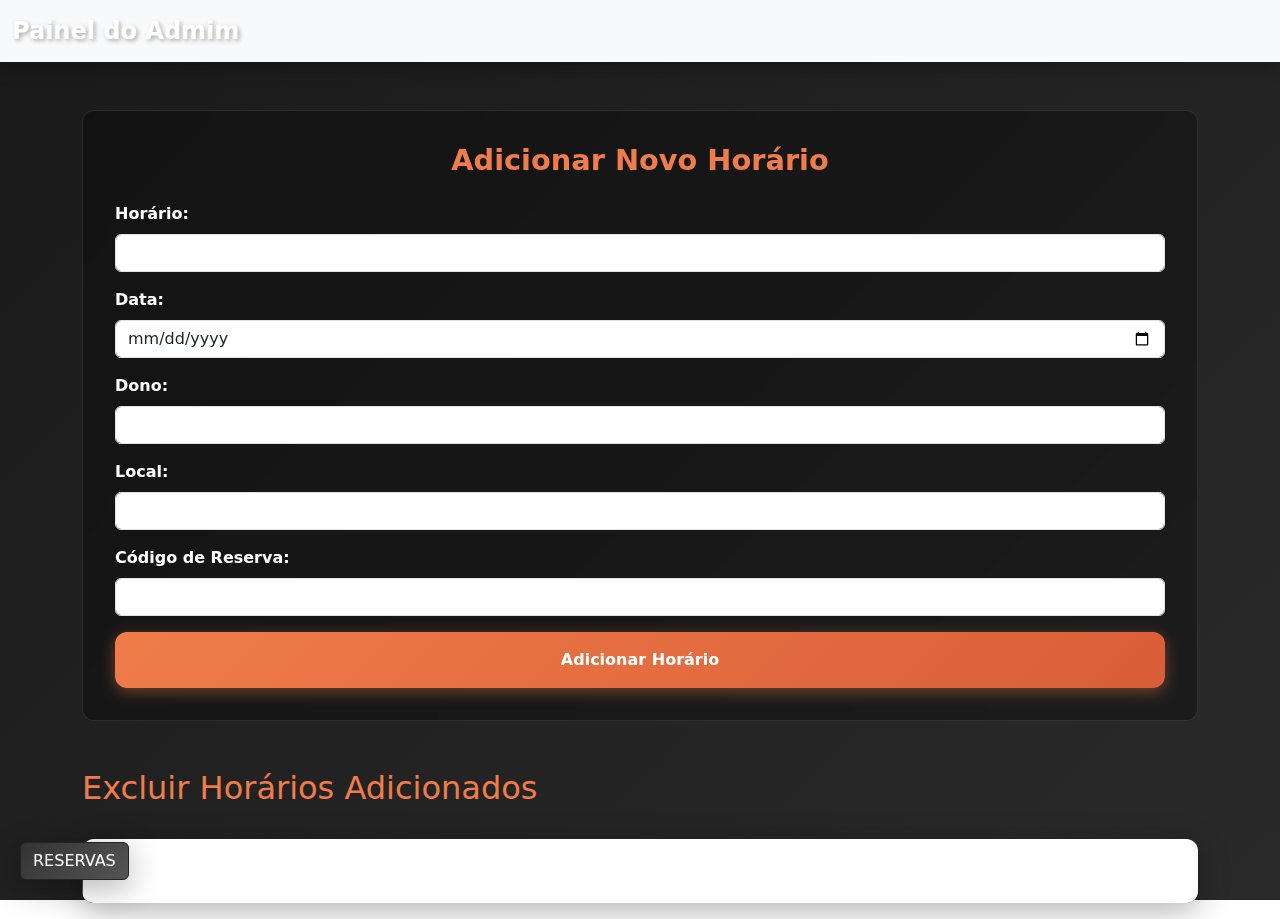
<file: admin.html>
<!DOCTYPE html>
<html lang="pt-BR">
<head>
    <meta charset="UTF-8">
    <meta name="viewport" content="width=device-width, initial-scale=1.0">
    <title>Administração - Adicionar e Excluir Horários</title>
    <link rel="stylesheet" href="styles.css">
    <link rel="stylesheet" href="https://cdn.jsdelivr.net/npm/bootstrap@5.3.0/dist/css/bootstrap.min.css">
</head>
<body>
    <header>
        <nav class="navbar navbar-expand-lg navbar-light bg-light">
            <div class="container-fluid">
                <a class="navbar-brand" href="index.html" id="painelAdmin">Painel do Admim</a>
                <button class="navbar-toggler" type="button" data-bs-toggle="collapse" data-bs-target="#navbarNav" aria-controls="navbarNav" aria-expanded="false" aria-label="Toggle navigation">
                    <span class="navbar-toggler-icon"></span>
                </button>
                <div class="collapse navbar-collapse" id="navbarNav">
                    <ul class="navbar-nav ms-auto">
                        <li class="nav-item">
                          <!-- Links de navegação 
                           
                          teste fera-->
                        </li>
                    </ul>
                </div>
            </div>
        </nav>
    </header>

    <main id="adminMain" class="container mt-5">
        <section id="formSection" class="form-section">
            <h2>Adicionar Novo Horário</h2>
            <form id="addReservationForm">
                <div class="mb-3">
                    <label for="time" class="form-label">Horário:</label>
                    <input type="text" id="time" class="form-control" required>
                </div>
                <div class="mb-3">
                    <label for="date" class="form-label">Data:</label>
                    <input type="date" id="date" class="form-control" required>
                </div>
                <div class="mb-3">
                    <label for="owner" class="form-label">Dono:</label>
                    <input type="text" id="owner" class="form-control" required>
                </div>
                <div class="mb-3">
                    <label for="location" class="form-label">Local:</label>
                    <input type="text" id="location" class="form-control" required>
                </div>
                <div class="mb-3">
                    <label for="reservationCode" class="form-label">Código de Reserva:</label>
                    <input type="text" id="reservationCode" class="form-control" maxlength="4" required>
                </div>
                
                <button type="button" class="btn btn-primary" id="addReservationBtn" onclick="addReservation()">Adicionar Horário</button>
            </form>
        </section>

        <section id="deleteSection" class="mt-5">
            <h2>Excluir Horários Adicionados</h2>
            <table id="adminScheduleTable" class="table table-bordered">
                <thead>
                    <tr>
                        <th>Horário</th>
                        <th>Data</th>
                        <th>Dono</th>
                        <th>Local</th>
                        <th>Código de Reserva</th>
                        <th>Ações</th>
                    </tr>
                </thead>
                <tbody id="scheduleList">
                    <!-- Linhas preenchidas dinamicamente para exclusão -->
                </tbody>
            </table>
        </section>
    </main>

    <script>
        function addReservation() {
    const horario = document.getElementById('time').value;
    const data = document.getElementById('date').value;
    const dono = document.getElementById('owner').value;
    const local = document.getElementById('location').value;
    const codigoReserva = document.getElementById('reservationCode').value;

    const reservation = { horario, data, dono, local, codigoReserva };
    const reservations = JSON.parse(localStorage.getItem('reservations')) || [];
    reservations.push(reservation);
    localStorage.setItem('reservations', JSON.stringify(reservations));

    alert('Horário adicionado com sucesso!');
    document.getElementById('addReservationForm').reset();
    loadAdminScheduleTable();
}


    
function loadAdminScheduleTable() {
    const reservations = JSON.parse(localStorage.getItem('reservations')) || [];
    const tableBody = document.getElementById('scheduleList');
    tableBody.innerHTML = '';

    reservations.forEach((reservation, index) => {
        const row = document.createElement('tr');

        Object.keys(reservation).forEach((key) => {
            const cell = document.createElement('td');
            if (key === 'data') {
                const formattedDate = formatDate(reservation[key]);
                cell.textContent = formattedDate;
            } else {
                cell.textContent = reservation[key];
            }
            row.appendChild(cell);
        });

        const actionCell = document.createElement('td');
        const deleteButton = document.createElement('button');
        deleteButton.textContent = 'Excluir';
        deleteButton.classList.add('btn', 'btn-danger', 'btn-sm');
        deleteButton.onclick = () => deleteReservation(index);
        actionCell.appendChild(deleteButton);
        row.appendChild(actionCell);

        tableBody.appendChild(row);
    });
}


    
        function formatDate(date) {
            const dateObj = new Date(date);
            const day = String(dateObj.getDate()).padStart(2, '0');
            const month = String(dateObj.getMonth() + 1).padStart(2, '0');
            return `${day}/${month}`;
        }
    
        function deleteReservation(index) {
            const reservations = JSON.parse(localStorage.getItem('reservations')) || [];
            reservations.splice(index, 1);
            localStorage.setItem('reservations', JSON.stringify(reservations));
            loadAdminScheduleTable();
        }
    
        window.onload = loadAdminScheduleTable;
    </script>
    <div style="position: fixed; bottom: 20px; left: 20px;">
        <a href="reservas.html" class="btn btn-dark">RESERVAS</a>
    </div>
    
</body>
</html>
</file>
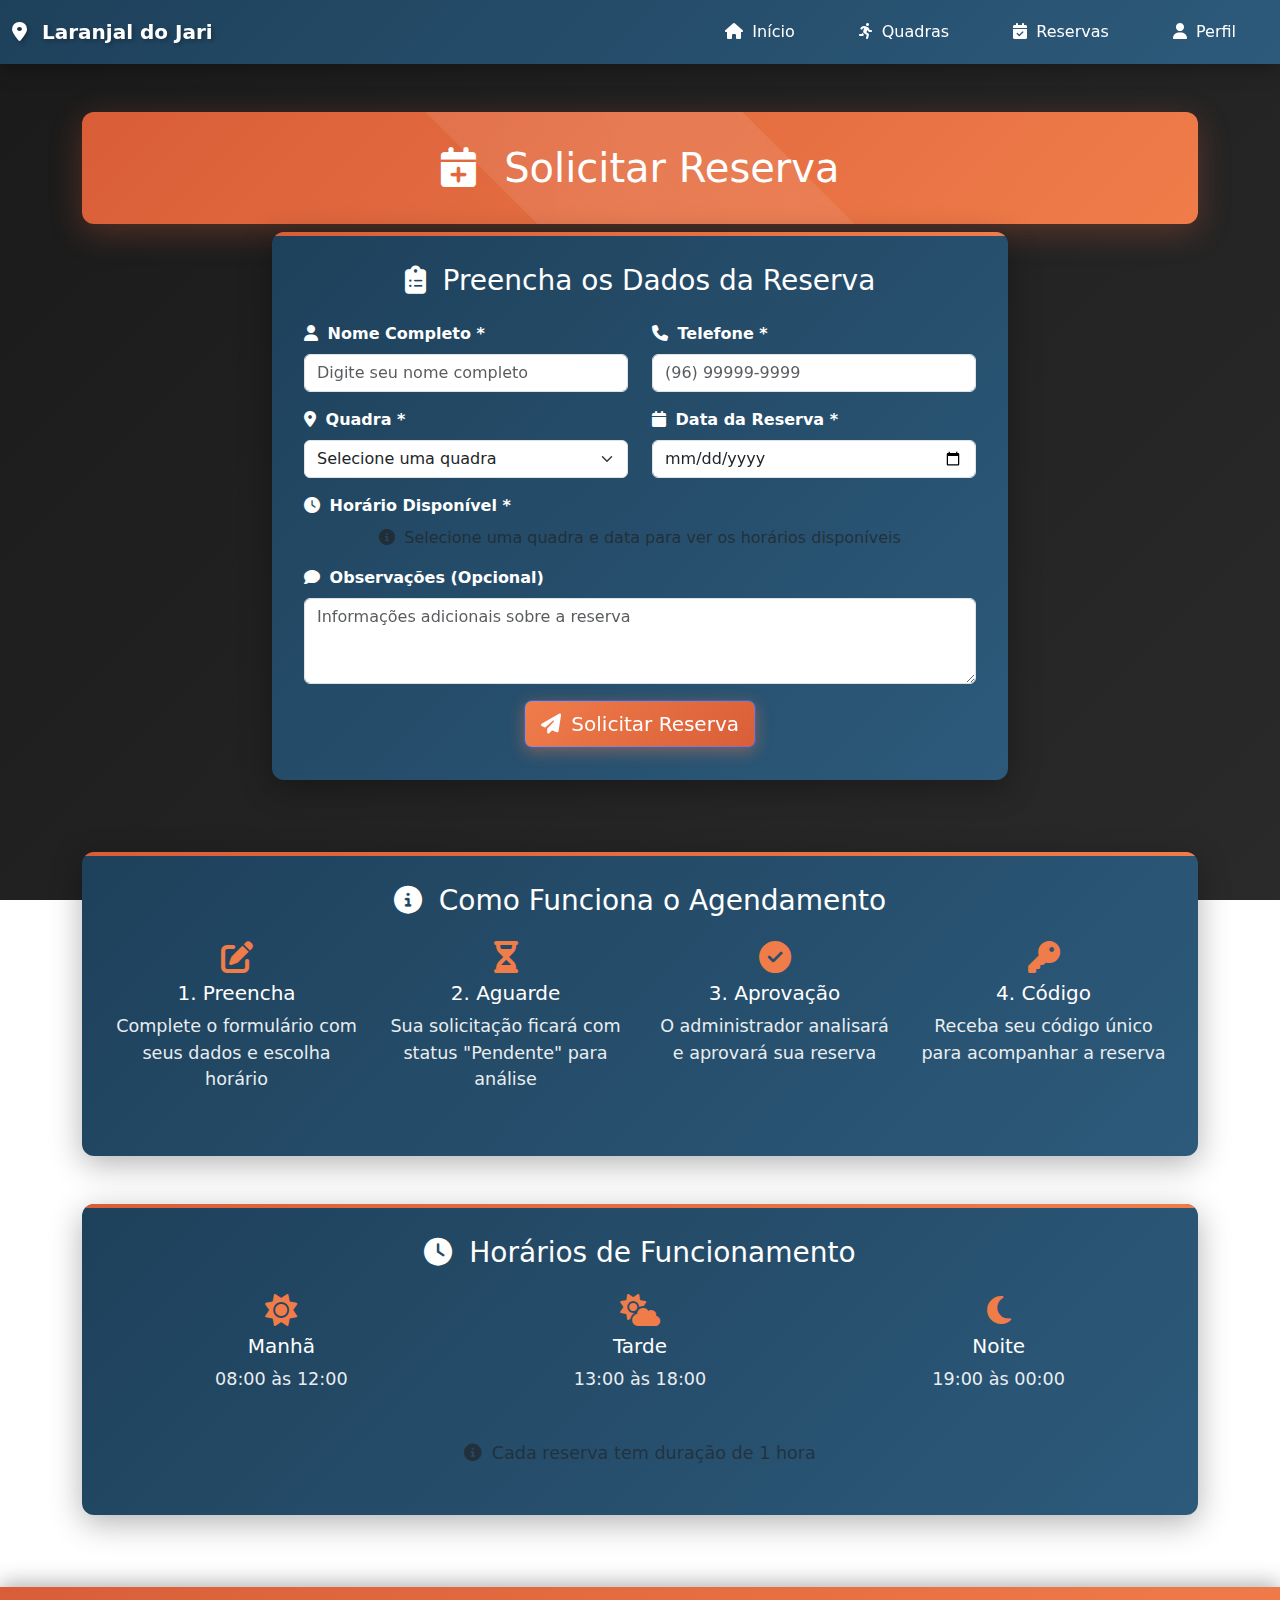
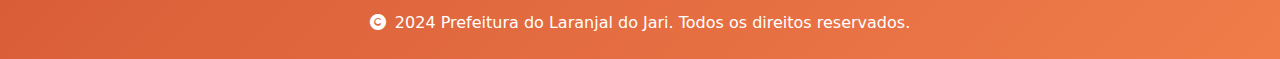
<file: agendamento.html>
<!DOCTYPE html>
<html lang="pt-BR">
<head>
    <meta charset="UTF-8">
    <meta name="viewport" content="width=device-width, initial-scale=1.0">
    <title>Agendamento - Laranjal do Jari</title>
    <link rel="stylesheet" href="styles.css">
    <link rel="stylesheet" href="https://cdn.jsdelivr.net/npm/bootstrap@5.3.0/dist/css/bootstrap.min.css">
    <link rel="stylesheet" href="https://cdnjs.cloudflare.com/ajax/libs/font-awesome/6.4.0/css/all.min.css">
</head>
<body>
    <header>
        <nav class="navbar navbar-expand-lg navbar-light">
            <div class="container-fluid">
                <a class="navbar-brand" href="index.html">
                    <i class="fas fa-map-marker-alt me-2"></i>
                    Laranjal do Jari
                </a>
                <button class="navbar-toggler" type="button" data-bs-toggle="collapse" data-bs-target="#navbarNav" aria-controls="navbarNav" aria-expanded="false" aria-label="Toggle navigation">
                    <span class="navbar-toggler-icon"></span>
                </button>
                <div class="collapse navbar-collapse" id="navbarNav">
                    <ul class="navbar-nav ms-auto">
                        <li class="nav-item">
                            <a class="nav-link" href="index.html">
                                <i class="fas fa-home me-1"></i>
                                Início
                            </a>
                        </li>
                        <li class="nav-item">
                            <a class="nav-link" href="quadras.html">
                                <i class="fas fa-running me-1"></i>
                                Quadras
                            </a>
                        </li>
                        <li class="nav-item">
                            <a class="nav-link" href="reservas.html">
                                <i class="fas fa-calendar-check me-1"></i>
                                Reservas
                            </a>
                        </li>
                        <li class="nav-item">
                            <a class="nav-link" href="perfil.html">
                                <i class="fas fa-user me-1"></i>
                                Perfil
                            </a>
                        </li>
                    </ul>
                </div>
            </div>
        </nav>
    </header>

    <main class="container mt-5">
        <h1 id="princ">
            <i class="fas fa-calendar-plus me-3"></i>
            Solicitar Reserva
        </h1>
        
        <div class="row justify-content-center">
            <div class="col-md-8">
                <div class="court">
                    <h3 class="text-center mb-4">
                        <i class="fas fa-clipboard-list me-2"></i>
                        Preencha os Dados da Reserva
                    </h3>
                    
                    <form id="agendamentoForm">
                        <div class="row">
                            <div class="col-md-6 mb-3">
                                <label for="nome" class="form-label">
                                    <i class="fas fa-user me-1"></i>
                                    Nome Completo *
                                </label>
                                <input type="text" class="form-control" id="nome" required placeholder="Digite seu nome completo">
                            </div>
                            <div class="col-md-6 mb-3">
                                <label for="telefone" class="form-label">
                                    <i class="fas fa-phone me-1"></i>
                                    Telefone *
                                </label>
                                <input type="tel" class="form-control" id="telefone" required placeholder="(96) 99999-9999">
                            </div>
                        </div>
                        
                        <div class="row">
                            <div class="col-md-6 mb-3">
                                <label for="quadra" class="form-label">
                                    <i class="fas fa-map-marker-alt me-1"></i>
                                    Quadra *
                                </label>
                                <select class="form-select" id="quadra" required>
                                    <option value="">Selecione uma quadra</option>
                                </select>
                            </div>
                            <div class="col-md-6 mb-3">
                                <label for="data" class="form-label">
                                    <i class="fas fa-calendar me-1"></i>
                                    Data da Reserva *
                                </label>
                                <input type="date" class="form-control" id="data" required>
                            </div>
                        </div>
                        
                        <div class="mb-3">
                            <label class="form-label">
                                <i class="fas fa-clock me-1"></i>
                                Horário Disponível *
                            </label>
                            <div id="horariosContainer" class="row">
                                <div class="col-12 text-center text-muted">
                                    <i class="fas fa-info-circle me-1"></i>
                                    Selecione uma quadra e data para ver os horários disponíveis
                                </div>
                            </div>
                        </div>
                        
                        <div class="mb-3">
                            <label for="observacoes" class="form-label">
                                <i class="fas fa-comment me-1"></i>
                                Observações (Opcional)
                            </label>
                            <textarea class="form-control" id="observacoes" rows="3" placeholder="Informações adicionais sobre a reserva"></textarea>
                        </div>
                        
                        <div class="text-center">
                            <button type="submit" class="btn btn-primary btn-lg">
                                <i class="fas fa-paper-plane me-1"></i>
                                Solicitar Reserva
                            </button>
                        </div>
                    </form>
                </div>
            </div>
        </div>

        <!-- Informações sobre o processo -->
        <div class="row mt-5">
            <div class="col-12">
                <div class="court">
                    <h3 class="text-center mb-4">
                        <i class="fas fa-info-circle me-2"></i>
                        Como Funciona o Agendamento
                    </h3>
                    <div class="row">
                        <div class="col-md-3 text-center mb-3">
                            <i class="fas fa-edit fa-2x mb-2" style="color: var(--light-orange);"></i>
                            <h5>1. Preencha</h5>
                            <p>Complete o formulário com seus dados e escolha horário</p>
                        </div>
                        <div class="col-md-3 text-center mb-3">
                            <i class="fas fa-hourglass-half fa-2x mb-2" style="color: var(--light-orange);"></i>
                            <h5>2. Aguarde</h5>
                            <p>Sua solicitação ficará com status "Pendente" para análise</p>
                        </div>
                        <div class="col-md-3 text-center mb-3">
                            <i class="fas fa-check-circle fa-2x mb-2" style="color: var(--light-orange);"></i>
                            <h5>3. Aprovação</h5>
                            <p>O administrador analisará e aprovará sua reserva</p>
                        </div>
                        <div class="col-md-3 text-center mb-3">
                            <i class="fas fa-key fa-2x mb-2" style="color: var(--light-orange);"></i>
                            <h5>4. Código</h5>
                            <p>Receba seu código único para acompanhar a reserva</p>
                        </div>
                    </div>
                </div>
            </div>
        </div>

        <!-- Horários de funcionamento -->
        <div class="row mt-4">
            <div class="col-12">
                <div class="court">
                    <h3 class="text-center mb-4">
                        <i class="fas fa-clock me-2"></i>
                        Horários de Funcionamento
                    </h3>
                    <div class="row">
                        <div class="col-md-4 text-center mb-3">
                            <i class="fas fa-sun fa-2x mb-2" style="color: var(--light-orange);"></i>
                            <h5>Manhã</h5>
                            <p>08:00 às 12:00</p>
                        </div>
                        <div class="col-md-4 text-center mb-3">
                            <i class="fas fa-cloud-sun fa-2x mb-2" style="color: var(--light-orange);"></i>
                            <h5>Tarde</h5>
                            <p>13:00 às 18:00</p>
                        </div>
                        <div class="col-md-4 text-center mb-3">
                            <i class="fas fa-moon fa-2x mb-2" style="color: var(--light-orange);"></i>
                            <h5>Noite</h5>
                            <p>19:00 às 00:00</p>
                        </div>
                    </div>
                    <div class="text-center mt-3">
                        <p class="text-muted">
                            <i class="fas fa-info-circle me-1"></i>
                            Cada reserva tem duração de 1 hora
                        </p>
                    </div>
                </div>
            </div>
        </div>
    </main>

    <footer class="text-center mt-5">
        <p id="barra_baixo">
            <i class="fas fa-copyright me-1"></i>
            2024 Prefeitura do Laranjal do Jari. Todos os direitos reservados.
        </p>
    </footer>

    <!-- Modal de Sucesso -->
    <div class="modal fade" id="sucessoModal" tabindex="-1" aria-labelledby="sucessoModalLabel" aria-hidden="true">
        <div class="modal-dialog">
            <div class="modal-content">
                <div class="modal-header bg-success text-white">
                    <h5 class="modal-title" id="sucessoModalLabel">
                        <i class="fas fa-check-circle me-2"></i>
                        Reserva Solicitada com Sucesso!
                    </h5>
                    <button type="button" class="btn-close btn-close-white" data-bs-dismiss="modal" aria-label="Close"></button>
                </div>
                <div class="modal-body text-center">
                    <i class="fas fa-key fa-3x text-success mb-3"></i>
                    <h4>Seu Código de Reserva:</h4>
                    <h2 class="text-primary" id="codigoGerado"></h2>
                    <p class="mt-3">Guarde este código para consultar sua reserva no perfil. Sua solicitação está com status <strong>Pendente</strong> e será analisada pelo administrador.</p>
                </div>
                <div class="modal-footer">
                    <button type="button" class="btn btn-primary" data-bs-dismiss="modal">
                        <i class="fas fa-check me-1"></i>
                        Entendi
                    </button>
                </div>
            </div>
        </div>
    </div>

    <script src="https://cdn.jsdelivr.net/npm/bootstrap@5.3.0/dist/js/bootstrap.bundle.min.js"></script>
    <script>
        const API_BASE = 'http://localhost:5000/api';
        let horariosDisponiveis = [];
        let horarioSelecionado = null;

        // Carrega quadras ao inicializar
        document.addEventListener('DOMContentLoaded', function() {
            console.log('Página carregada, iniciando carregamento das quadras...');
            carregarQuadras();
            configurarDataMinima();
            configurarEventos();
        });

        function configurarDataMinima() {
            const hoje = new Date();
            const dataMinima = hoje.toISOString().split('T')[0];
            document.getElementById('data').min = dataMinima;
        }

        function configurarEventos() {
            document.getElementById('quadra').addEventListener('change', carregarHorarios);
            document.getElementById('data').addEventListener('change', carregarHorarios);
            document.getElementById('agendamentoForm').addEventListener('submit', solicitarReserva);
        }

        async function carregarQuadras() {
            console.log('Iniciando carregamento das quadras...');
            
            // Quadras estáticas como fallback principal
            const quadrasEstaticas = [
                {id: 1, nome: 'Arena de Vôlei', local: 'Praça da Juventude'},
                {id: 2, nome: 'Quadra Poliesportiva', local: 'Praça da Juventude'},
                {id: 3, nome: 'Campo Sintético', local: 'Praça da Juventude'},
                {id: 4, nome: 'Arena de Vôlei', local: 'Praça Central'},
                {id: 5, nome: 'Quadra Poliesportiva', local: 'Praça Central'},
                {id: 6, nome: 'Quadra Poliesportiva', local: 'Quadra do Sarney'}
            ];
            
            const select = document.getElementById('quadra');
            select.innerHTML = '<option value="">Selecione uma quadra</option>';
            
            try {
                console.log('Tentando carregar quadras da API...');
                const response = await fetch(`${API_BASE}/quadras`);
                
                if (response.ok) {
                    const quadras = await response.json();
                    console.log('Quadras carregadas da API:', quadras);
                    
                    quadras.forEach(quadra => {
                        const option = document.createElement('option');
                        option.value = quadra.id;
                        option.textContent = `${quadra.nome} - ${quadra.local}`;
                        select.appendChild(option);
                    });
                } else {
                    throw new Error(`HTTP ${response.status}`);
                }
            } catch (error) {
                console.log('Erro ao carregar quadras da API, usando fallback:', error);
                
                // Usar quadras estáticas
                quadrasEstaticas.forEach(quadra => {
                    const option = document.createElement('option');
                    option.value = quadra.id;
                    option.textContent = `${quadra.nome} - ${quadra.local}`;
                    select.appendChild(option);
                });
            }
            
            console.log('Quadras carregadas. Total de opções:', select.options.length);
        }

        async function carregarHorarios() {
            const quadraId = document.getElementById('quadra').value;
            const data = document.getElementById('data').value;
            
            console.log('Carregando horários para quadra:', quadraId, 'data:', data);
            
            if (!quadraId || !data) {
                document.getElementById('horariosContainer').innerHTML = 
                    '<div class="col-12 text-center text-muted"><i class="fas fa-info-circle me-1"></i>Selecione uma quadra e data para ver os horários disponíveis</div>';
                return;
            }
            
            try {
                const response = await fetch(`${API_BASE}/horarios-disponiveis?data=${data}&quadra_id=${quadraId}`);
                
                if (!response.ok) {
                    throw new Error(`HTTP error! status: ${response.status}`);
                }
                
                const horarios = await response.json();
                console.log('Horários carregados da API:', horarios);
                exibirHorarios(horarios);
                
            } catch (error) {
                console.log('Erro ao carregar horários da API, usando fallback:', error);
                
                // Fallback: criar horários disponíveis manualmente
                const horariosFallback = [];
                for (let hora = 8; hora < 24; hora++) {
                    horariosFallback.push({
                        hora_inicio: `${hora.toString().padStart(2, '0')}:00`,
                        hora_fim: `${(hora + 1).toString().padStart(2, '0')}:00`,
                        disponivel: true
                    });
                }
                console.log('Usando horários fallback:', horariosFallback);
                exibirHorarios(horariosFallback);
            }
        }

        function exibirHorarios(horarios) {
            console.log('Exibindo horários:', horarios);
            horariosDisponiveis = horarios;
            const container = document.getElementById('horariosContainer');
            container.innerHTML = '';
            
            horarios.forEach(horario => {
                const col = document.createElement('div');
                col.className = 'col-md-3 col-sm-4 col-6 mb-2';
                
                const button = document.createElement('button');
                button.type = 'button';
                button.className = `btn w-100 ${horario.disponivel ? 'btn-outline-primary' : 'btn-outline-secondary'}`;
                button.disabled = !horario.disponivel;
                button.innerHTML = `
                    <i class="fas fa-clock me-1"></i>
                    ${horario.hora_inicio}
                    ${horario.disponivel ? '' : '<br><small class="text-muted">Ocupado</small>'}
                `;
                
                if (horario.disponivel) {
                    button.addEventListener('click', () => selecionarHorario(horario.hora_inicio, button));
                }
                
                col.appendChild(button);
                container.appendChild(col);
            });
        }

        function selecionarHorario(hora, buttonElement) {
            console.log('Horário selecionado:', hora);
            
            // Remover seleção anterior
            document.querySelectorAll('#horariosContainer .btn-primary').forEach(btn => {
                btn.classList.remove('btn-primary');
                btn.classList.add('btn-outline-primary');
            });
            
            // Selecionar novo horário
            buttonElement.classList.remove('btn-outline-primary');
            buttonElement.classList.add('btn-primary');
            
            horarioSelecionado = hora;
        }

        async function solicitarReserva(event) {
            event.preventDefault();
            
            const nome = document.getElementById('nome').value;
            const telefone = document.getElementById('telefone').value;
            const quadraId = document.getElementById('quadra').value;
            const data = document.getElementById('data').value;
            const observacoes = document.getElementById('observacoes').value;
            
            if (!horarioSelecionado) {
                alert('Por favor, selecione um horário disponível.');
                return;
            }
            
            console.log('Solicitando reserva:', {
                nome, telefone, quadraId, data, 
                hora_inicio: horarioSelecionado, observacoes
            });
            
            try {
                const response = await fetch(`${API_BASE}/solicitar-reserva`, {
                    method: 'POST',
                    headers: {
                        'Content-Type': 'application/json'
                    },
                    body: JSON.stringify({
                        nome,
                        telefone,
                        quadra_id: quadraId,
                        data_reserva: data,
                        hora_inicio: horarioSelecionado,
                        observacoes
                    })
                });
                
                const result = await response.json();
                
                if (response.ok && result.success) {
                    console.log('Reserva criada com sucesso:', result);
                    
                    // Exibir modal de sucesso
                    document.getElementById('codigoGerado').textContent = result.codigo_unico;
                    const modal = new bootstrap.Modal(document.getElementById('sucessoModal'));
                    modal.show();
                    
                    // Limpar formulário
                    document.getElementById('agendamentoForm').reset();
                    horarioSelecionado = null;
                    document.getElementById('horariosContainer').innerHTML = 
                        '<div class="col-12 text-center text-muted"><i class="fas fa-info-circle me-1"></i>Selecione uma quadra e data para ver os horários disponíveis</div>';
                    
                } else {
                    throw new Error(result.error || 'Erro desconhecido');
                }
                
            } catch (error) {
                console.error('Erro ao solicitar reserva:', error);
                alert('Erro ao solicitar reserva: ' + error.message);
            }
        }
    </script>
</body>
</html>
</file>
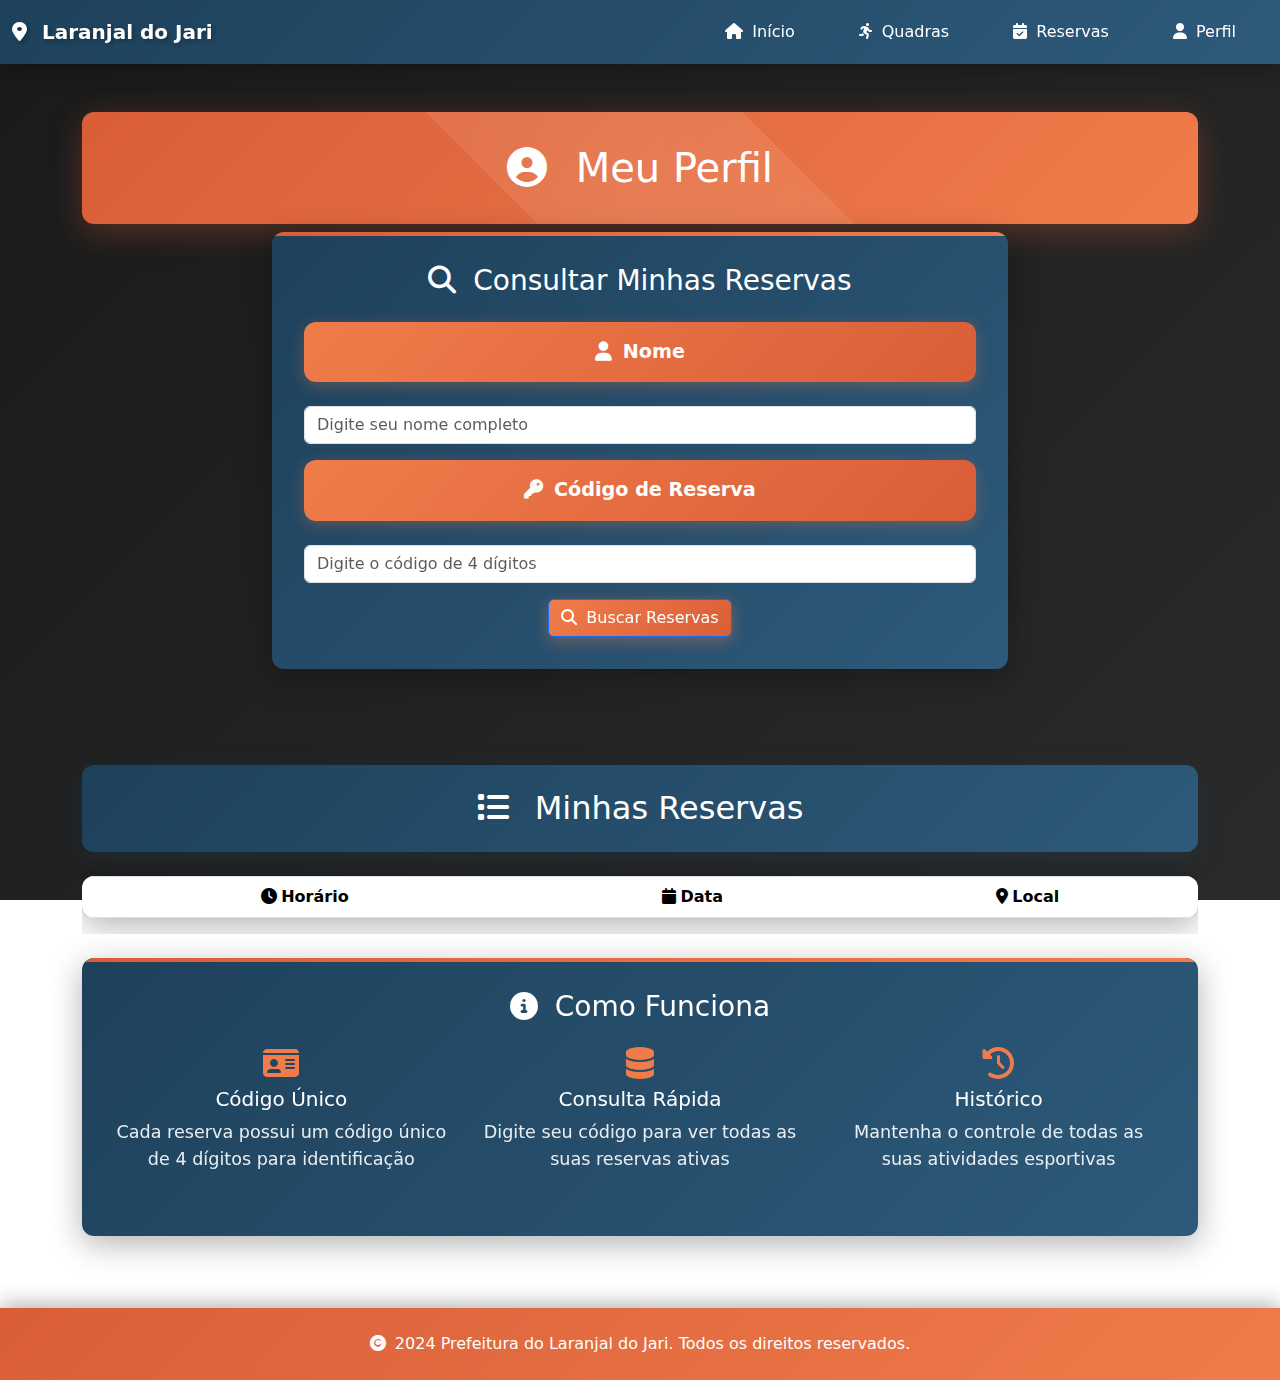
<file: perfil.html>
<!DOCTYPE html>
<html lang="pt-BR">
<head>
    <meta charset="UTF-8">
    <meta name="viewport" content="width=device-width, initial-scale=1.0">
    <title>Perfil - Laranjal do Jari</title>
    <link rel="stylesheet" href="styles.css">
    <link rel="stylesheet" href="https://cdn.jsdelivr.net/npm/bootstrap@5.3.0/dist/css/bootstrap.min.css">
    <link rel="stylesheet" href="https://cdnjs.cloudflare.com/ajax/libs/font-awesome/6.4.0/css/all.min.css">
</head>
<body>
    <header>
        <nav class="navbar navbar-expand-lg navbar-light">
            <div class="container-fluid">
                <a class="navbar-brand" href="index.html">
                    <i class="fas fa-map-marker-alt me-2"></i>
                    Laranjal do Jari
                </a>
                <button class="navbar-toggler" type="button" data-bs-toggle="collapse" data-bs-target="#navbarNav" aria-controls="navbarNav" aria-expanded="false" aria-label="Toggle navigation">
                    <span class="navbar-toggler-icon"></span>
                </button>
                <div class="collapse navbar-collapse" id="navbarNav">
                    <ul class="navbar-nav ms-auto">
                        <li class="nav-item">
                            <a class="nav-link" href="index.html">
                                <i class="fas fa-home me-1"></i>
                                Início
                            </a>
                        </li>
                        <li class="nav-item">
                            <a class="nav-link" href="quadras.html">
                                <i class="fas fa-running me-1"></i>
                                Quadras
                            </a>
                        </li>
                        <li class="nav-item">
                            <a class="nav-link" href="reservas.html">
                                <i class="fas fa-calendar-check me-1"></i>
                                Reservas
                            </a>
                        </li>
                        <li class="nav-item">
                            <a class="nav-link" href="perfil.html">
                                <i class="fas fa-user me-1"></i>
                                Perfil
                            </a>
                        </li>
                    </ul>
                </div>
            </div>
        </nav>
    </header>

    <main class="container mt-5">
        <h1 id="princ">
            <i class="fas fa-user-circle me-3"></i>
            Meu Perfil
        </h1>
        
        <div class="row justify-content-center">
            <div class="col-md-8">
                <div class="court">
                    <h3 class="text-center mb-4">
                        <i class="fas fa-search me-2"></i>
                        Consultar Minhas Reservas
                    </h3>
                    <form id="profileForm">
                        <div class="mb-3">
                            <label for="name" class="form-label" id="textinhos_reservas">
                                <i class="fas fa-user me-1"></i>
                                Nome
                            </label>
                            <input type="text" class="form-control" id="name" placeholder="Digite seu nome completo" required>
                        </div>
                        <div class="mb-3">
                            <label for="reservationCode" class="form-label" id="textinhos_reservas">
                                <i class="fas fa-key me-1"></i>
                                Código de Reserva
                            </label>
                            <input type="text" class="form-control" id="reservationCode" maxlength="4" placeholder="Digite o código de 4 dígitos" required>
                        </div>
                        <div class="text-center">
                            <button type="button" class="btn btn-primary" id="searchButton">
                                <i class="fas fa-search me-1"></i>
                                Buscar Reservas
                            </button>
                        </div>
                    </form>
                </div>
            </div>
        </div>

        <div class="row justify-content-center mt-4">
            <div class="col-12">
                <h2 id="princ2" class="mt-5">
                    <i class="fas fa-list me-3"></i>
                    Minhas Reservas
                </h2>
                <div class="table-responsive">
                    <table class="table table-bordered mt-3">
                        <thead>
                            <tr>
                                <th><i class="fas fa-clock me-1"></i>Horário</th>
                                <th><i class="fas fa-calendar me-1"></i>Data</th>
                                <th><i class="fas fa-map-marker-alt me-1"></i>Local</th>
                            </tr>
                        </thead>
                        <tbody id="reservationTableBody">
                            <!-- Reservas preenchidas dinamicamente -->
                        </tbody>
                    </table>
                </div>
            </div>
        </div>

        <!-- Informações sobre o sistema -->
        <div class="row mt-4">
            <div class="col-12">
                <div class="court">
                    <h3 class="text-center mb-4">
                        <i class="fas fa-info-circle me-2"></i>
                        Como Funciona
                    </h3>
                    <div class="row">
                        <div class="col-md-4 text-center mb-3">
                            <i class="fas fa-id-card fa-2x mb-2" style="color: var(--light-orange);"></i>
                            <h5>Código Único</h5>
                            <p>Cada reserva possui um código único de 4 dígitos para identificação</p>
                        </div>
                        <div class="col-md-4 text-center mb-3">
                            <i class="fas fa-database fa-2x mb-2" style="color: var(--light-orange);"></i>
                            <h5>Consulta Rápida</h5>
                            <p>Digite seu código para ver todas as suas reservas ativas</p>
                        </div>
                        <div class="col-md-4 text-center mb-3">
                            <i class="fas fa-history fa-2x mb-2" style="color: var(--light-orange);"></i>
                            <h5>Histórico</h5>
                            <p>Mantenha o controle de todas as suas atividades esportivas</p>
                        </div>
                    </div>
                </div>
            </div>
        </div>
    </main>

    <footer class="text-center mt-5">
        <p id="barra_baixo">
            <i class="fas fa-copyright me-1"></i>
            2024 Prefeitura do Laranjal do Jari. Todos os direitos reservados.
        </p>
    </footer>

    <script>
        document.getElementById('searchButton').addEventListener('click', function () {
            const reservationCode = document.getElementById('reservationCode').value.trim();
            const tableBody = document.getElementById('reservationTableBody');
            tableBody.innerHTML = ''; // Limpa a tabela antes de preencher com os novos resultados

            if (!reservationCode) {
                alert('Por favor, insira um código de reserva.');
                return;
            }

            // Recupera as reservas armazenadas no LocalStorage
            const reservations = JSON.parse(localStorage.getItem('reservations')) || [];

            // Filtra as reservas pelo código de reserva
            const filteredReservations = reservations.filter(reservation => reservation.codigoReserva === reservationCode);

            if (filteredReservations.length === 0) {
                alert('Nenhuma reserva encontrada para este código.');
                return;
            }

            // Popula a tabela com as reservas filtradas
            filteredReservations.forEach(({ horario, data, local }) => {
                const row = document.createElement('tr');

                const horarioCell = document.createElement('td');
                horarioCell.innerHTML = `<strong>${horario}</strong>`;

                const dataCell = document.createElement('td');
                dataCell.innerHTML = `<strong>${formatDate(data)}</strong>`; // Formata a data se necessário

                const localCell = document.createElement('td');
                localCell.innerHTML = `<strong>${local}</strong>`;

                row.appendChild(horarioCell);
                row.appendChild(dataCell);
                row.appendChild(localCell);

                tableBody.appendChild(row);
            });
        });

        // Função auxiliar para formatar a data (opcional, depende de como você está salvando as datas)
        function formatDate(dateString) {
            const options = { day: '2-digit', month: '2-digit', year: 'numeric' };
            return new Date(dateString).toLocaleDateString('pt-BR', options);
        }
    </script>

    <script src="https://cdn.jsdelivr.net/npm/bootstrap@5.3.0/dist/js/bootstrap.bundle.min.js"></script>
</body>
</html>
</file>
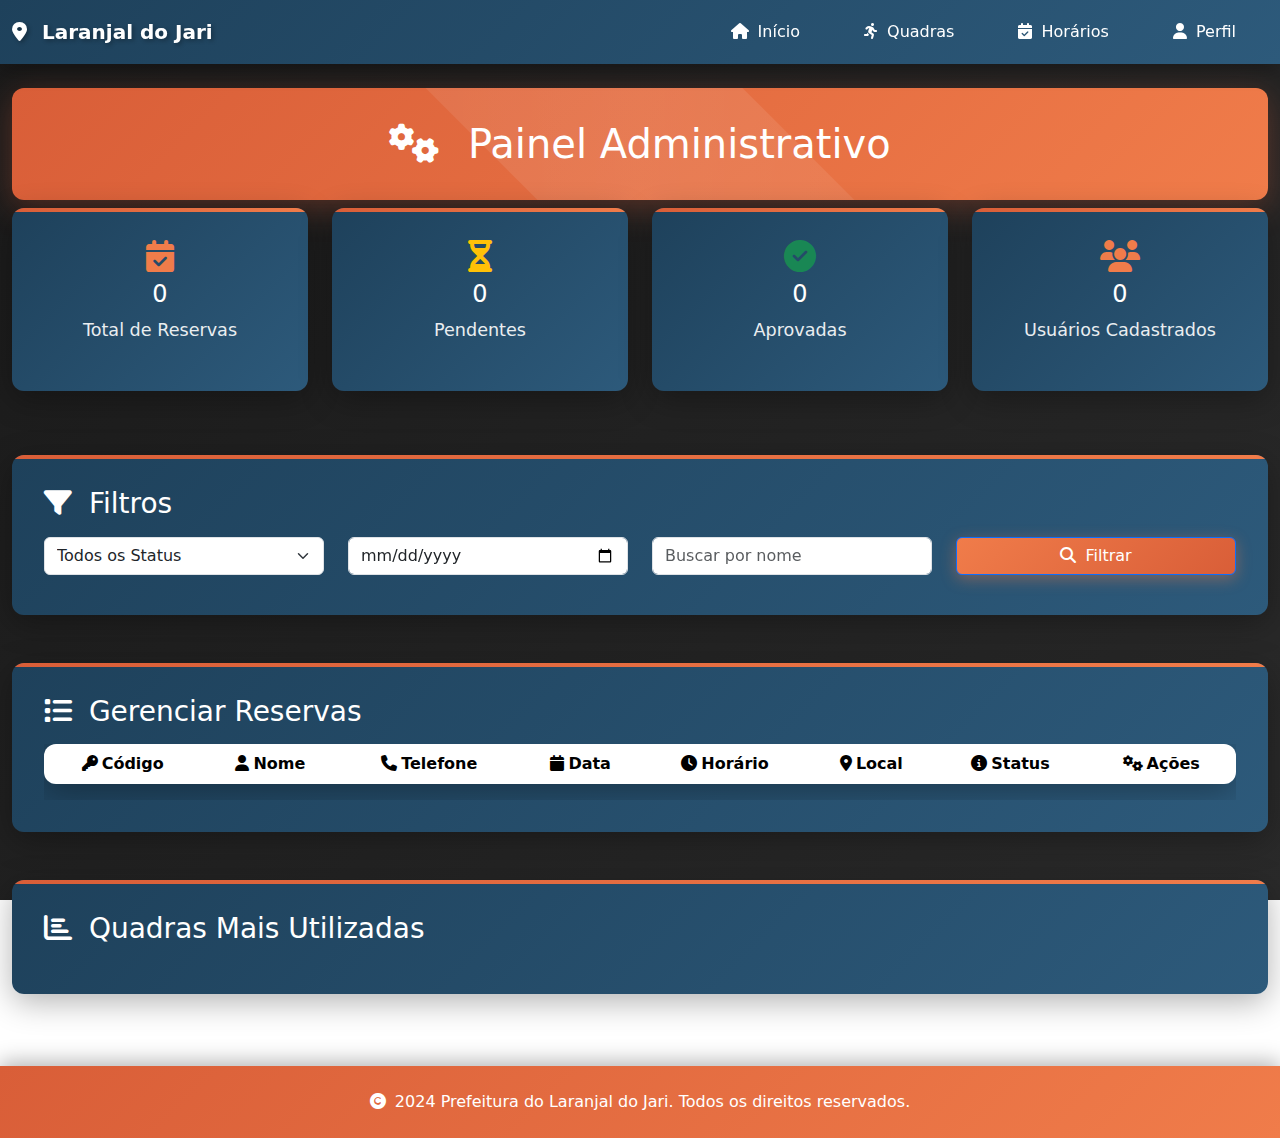
<file: frontend/admin.html>
<!DOCTYPE html>
<html lang="pt-BR">
<head>
    <meta charset="UTF-8">
    <meta name="viewport" content="width=device-width, initial-scale=1.0">
    <title>Painel Administrativo - Laranjal do Jari</title>
    <link rel="stylesheet" href="styles.css">
    <link rel="stylesheet" href="https://cdn.jsdelivr.net/npm/bootstrap@5.3.0/dist/css/bootstrap.min.css">
    <link rel="stylesheet" href="https://cdnjs.cloudflare.com/ajax/libs/font-awesome/6.4.0/css/all.min.css">
</head>
<body>
    <header>
        <nav class="navbar navbar-expand-lg navbar-light">
            <div class="container-fluid">
                <a class="navbar-brand" href="index.html">
                    <i class="fas fa-map-marker-alt me-2"></i>
                    Laranjal do Jari
                </a>
                <button class="navbar-toggler" type="button" data-bs-toggle="collapse" data-bs-target="#navbarNav" aria-controls="navbarNav" aria-expanded="false" aria-label="Toggle navigation">
                    <span class="navbar-toggler-icon"></span>
                </button>
                <div class="collapse navbar-collapse" id="navbarNav">
                    <ul class="navbar-nav ms-auto">
                        <li class="nav-item">
                            <a class="nav-link" href="index.html">
                                <i class="fas fa-home me-1"></i>
                                Início
                            </a>
                        </li>
                        <li class="nav-item">
                            <a class="nav-link" href="quadras.html">
                                <i class="fas fa-running me-1"></i>
                                Quadras
                            </a>
                        </li>
                        <li class="nav-item">
                            <a class="nav-link" href="reservas.html">
                                <i class="fas fa-calendar-check me-1"></i>
                                Horários
                            </a>
                        </li>
                        <li class="nav-item">
                            <a class="nav-link" href="perfil.html">
                                <i class="fas fa-user me-1"></i>
                                Perfil
                            </a>
                        </li>
                    </ul>
                </div>
            </div>
        </nav>
    </header>

    <main class="container-fluid mt-4">
        <div class="row">
            <div class="col-12">
                <h1 id="princ">
                    <i class="fas fa-cogs me-3"></i>
                    Painel Administrativo
                </h1>
            </div>
        </div>

        <!-- Estatísticas -->
        <div class="row mb-4">
            <div class="col-md-3 mb-3">
                <div class="court text-center">
                    <i class="fas fa-calendar-check fa-2x mb-2" style="color: var(--light-orange);"></i>
                    <h4 id="totalReservas">0</h4>
                    <p>Total de Reservas</p>
                </div>
            </div>
            <div class="col-md-3 mb-3">
                <div class="court text-center">
                    <i class="fas fa-hourglass-half fa-2x mb-2 text-warning"></i>
                    <h4 id="reservasPendentes">0</h4>
                    <p>Pendentes</p>
                </div>
            </div>
            <div class="col-md-3 mb-3">
                <div class="court text-center">
                    <i class="fas fa-check-circle fa-2x mb-2 text-success"></i>
                    <h4 id="reservasAprovadas">0</h4>
                    <p>Aprovadas</p>
                </div>
            </div>
            <div class="col-md-3 mb-3">
                <div class="court text-center">
                    <i class="fas fa-users fa-2x mb-2" style="color: var(--light-orange);"></i>
                    <h4 id="totalUsuarios">0</h4>
                    <p>Usuários Cadastrados</p>
                </div>
            </div>
        </div>

        <!-- Filtros -->
        <div class="row mb-4">
            <div class="col-12">
                <div class="court">
                    <h3 class="mb-3">
                        <i class="fas fa-filter me-2"></i>
                        Filtros
                    </h3>
                    <div class="row">
                        <div class="col-md-3 mb-2">
                            <select class="form-select" id="filtroStatus">
                                <option value="">Todos os Status</option>
                                <option value="Pendente">Pendente</option>
                                <option value="Aprovado">Aprovado</option>
                                <option value="Reprovado">Reprovado</option>
                            </select>
                        </div>
                        <div class="col-md-3 mb-2">
                            <input type="date" class="form-control" id="filtroData" placeholder="Filtrar por data">
                        </div>
                        <div class="col-md-3 mb-2">
                            <input type="text" class="form-control" id="filtroNome" placeholder="Buscar por nome">
                        </div>
                        <div class="col-md-3 mb-2">
                            <button class="btn btn-primary w-100" onclick="aplicarFiltros()">
                                <i class="fas fa-search me-1"></i>
                                Filtrar
                            </button>
                        </div>
                    </div>
                </div>
            </div>
        </div>

        <!-- Tabela de Reservas -->
        <div class="row">
            <div class="col-12">
                <div class="court">
                    <h3 class="mb-3">
                        <i class="fas fa-list me-2"></i>
                        Gerenciar Reservas
                    </h3>
                    <div class="table-responsive">
                        <table class="table table-hover">
                            <thead>
                                <tr>
                                    <th><i class="fas fa-key me-1"></i>Código</th>
                                    <th><i class="fas fa-user me-1"></i>Nome</th>
                                    <th><i class="fas fa-phone me-1"></i>Telefone</th>
                                    <th><i class="fas fa-calendar me-1"></i>Data</th>
                                    <th><i class="fas fa-clock me-1"></i>Horário</th>
                                    <th><i class="fas fa-map-marker-alt me-1"></i>Local</th>
                                    <th><i class="fas fa-info-circle me-1"></i>Status</th>
                                    <th><i class="fas fa-cogs me-1"></i>Ações</th>
                                </tr>
                            </thead>
                            <tbody id="reservasTableBody">
                                <!-- Reservas carregadas dinamicamente -->
                            </tbody>
                        </table>
                    </div>
                </div>
            </div>
        </div>

        <!-- Quadras Mais Utilizadas -->
        <div class="row mt-4">
            <div class="col-12">
                <div class="court">
                    <h3 class="mb-3">
                        <i class="fas fa-chart-bar me-2"></i>
                        Quadras Mais Utilizadas
                    </h3>
                    <div id="quadrasPopulares" class="row">
                        <!-- Carregado dinamicamente -->
                    </div>
                </div>
            </div>
        </div>
    </main>

    <footer class="text-center mt-5">
        <p id="barra_baixo">
            <i class="fas fa-copyright me-1"></i>
            2024 Prefeitura do Laranjal do Jari. Todos os direitos reservados.
        </p>
    </footer>

    <!-- Modal de Confirmação -->
    <div class="modal fade" id="confirmModal" tabindex="-1" aria-labelledby="confirmModalLabel" aria-hidden="true">
        <div class="modal-dialog">
            <div class="modal-content">
                <div class="modal-header">
                    <h5 class="modal-title" id="confirmModalLabel">Confirmar Ação</h5>
                    <button type="button" class="btn-close" data-bs-dismiss="modal" aria-label="Close"></button>
                </div>
                <div class="modal-body" id="confirmModalBody">
                    <!-- Conteúdo dinâmico -->
                </div>
                <div class="modal-footer">
                    <button type="button" class="btn btn-secondary" data-bs-dismiss="modal">Cancelar</button>
                    <button type="button" class="btn btn-primary" id="confirmButton">Confirmar</button>
                </div>
            </div>
        </div>
    </div>

    <!-- Modal de Detalhes da Reserva -->
    <div class="modal fade" id="detalhesModal" tabindex="-1" aria-labelledby="detalhesModalLabel" aria-hidden="true">
        <div class="modal-dialog modal-lg">
            <div class="modal-content">
                <div class="modal-header">
                    <h5 class="modal-title" id="detalhesModalLabel">
                        <i class="fas fa-info-circle me-2"></i>
                        Detalhes da Reserva
                    </h5>
                    <button type="button" class="btn-close" data-bs-dismiss="modal" aria-label="Close"></button>
                </div>
                <div class="modal-body" id="detalhesModalBody">
                    <!-- Conteúdo dinâmico -->
                </div>
                <div class="modal-footer">
                    <button type="button" class="btn btn-secondary" data-bs-dismiss="modal">Fechar</button>
                </div>
            </div>
        </div>
    </div>

    <script src="https://cdn.jsdelivr.net/npm/bootstrap@5.3.0/dist/js/bootstrap.bundle.min.js"></script>
    <script>
        const API_BASE = 'http://localhost:5000/api';
        let todasReservas = [];
        let reservasFiltradas = [];

        // Carrega dados ao inicializar
        document.addEventListener('DOMContentLoaded', function() {
            carregarEstatisticas();
            carregarReservas();
        });

        async function carregarEstatisticas() {
            try {
                const response = await fetch(`${API_BASE}/estatisticas`);
                const stats = await response.json();
                
                document.getElementById('totalReservas').textContent = stats.total_reservas;
                document.getElementById('reservasPendentes').textContent = stats.reservas_por_status.Pendente || 0;
                document.getElementById('reservasAprovadas').textContent = stats.reservas_por_status.Aprovado || 0;
                document.getElementById('totalUsuarios').textContent = stats.total_usuarios;
                
                // Carrega quadras populares
                const container = document.getElementById('quadrasPopulares');
                container.innerHTML = '';
                
                stats.quadras_populares.forEach(quadra => {
                    const col = document.createElement('div');
                    col.className = 'col-md-4 mb-3';
                    col.innerHTML = `
                        <div class="card">
                            <div class="card-body text-center">
                                <i class="fas fa-trophy fa-2x mb-2" style="color: var(--light-orange);"></i>
                                <h5>${quadra.nome}</h5>
                                <p class="text-muted">${quadra.local}</p>
                                <h4 class="text-primary">${quadra.total_reservas}</h4>
                                <small>reservas</small>
                            </div>
                        </div>
                    `;
                    container.appendChild(col);
                });
            } catch (error) {
                console.error('Erro ao carregar estatísticas:', error);
            }
        }

        async function carregarReservas() {
            try {
                const response = await fetch(`${API_BASE}/admin/reservas`);
                todasReservas = await response.json();
                reservasFiltradas = [...todasReservas];
                renderizarTabela();
            } catch (error) {
                console.error('Erro ao carregar reservas:', error);
            }
        }

        function renderizarTabela() {
            const tbody = document.getElementById('reservasTableBody');
            tbody.innerHTML = '';

            if (reservasFiltradas.length === 0) {
                tbody.innerHTML = '<tr><td colspan="8" class="text-center text-muted">Nenhuma reserva encontrada</td></tr>';
                return;
            }

            reservasFiltradas.forEach(reserva => {
                const row = document.createElement('tr');
                
                // Status styling
                let statusClass = 'text-warning';
                let statusIcon = 'fas fa-hourglass-half';
                
                if (reserva.status === 'Aprovado') {
                    statusClass = 'text-success';
                    statusIcon = 'fas fa-check-circle';
                } else if (reserva.status === 'Reprovado') {
                    statusClass = 'text-danger';
                    statusIcon = 'fas fa-times-circle';
                }

                row.innerHTML = `
                    <td><strong class="text-primary">${reserva.codigo_unico}</strong></td>
                    <td>${reserva.nome_usuario}</td>
                    <td>${reserva.telefone}</td>
                    <td>${formatDate(reserva.data_reserva)}</td>
                    <td>${reserva.hora_inicio} - ${reserva.hora_fim}</td>
                    <td>${reserva.quadra_nome}<br><small class="text-muted">${reserva.local}</small></td>
                    <td><span class="${statusClass}"><i class="${statusIcon} me-1"></i>${reserva.status}</span></td>
                    <td>
                        <div class="btn-group" role="group">
                            <button class="btn btn-sm btn-info" onclick="verDetalhes(${reserva.id})" title="Ver Detalhes">
                                <i class="fas fa-eye"></i>
                            </button>
                            <button class="btn btn-sm btn-success" onclick="atualizarStatus(${reserva.id}, 'Aprovado')" title="Aprovar">
                                <i class="fas fa-check"></i>
                            </button>
                            <button class="btn btn-sm btn-warning" onclick="atualizarStatus(${reserva.id}, 'Pendente')" title="Pendente">
                                <i class="fas fa-clock"></i>
                            </button>
                            <button class="btn btn-sm btn-danger" onclick="atualizarStatus(${reserva.id}, 'Reprovado')" title="Reprovar">
                                <i class="fas fa-times"></i>
                            </button>
                            <button class="btn btn-sm btn-outline-danger" onclick="excluirReserva(${reserva.id})" title="Excluir">
                                <i class="fas fa-trash"></i>
                            </button>
                        </div>
                    </td>
                `;
                
                tbody.appendChild(row);
            });
        }

        function aplicarFiltros() {
            const filtroStatus = document.getElementById('filtroStatus').value;
            const filtroData = document.getElementById('filtroData').value;
            const filtroNome = document.getElementById('filtroNome').value.toLowerCase();

            reservasFiltradas = todasReservas.filter(reserva => {
                let passa = true;
                
                if (filtroStatus && reserva.status !== filtroStatus) {
                    passa = false;
                }
                
                if (filtroData && reserva.data_reserva !== filtroData) {
                    passa = false;
                }
                
                if (filtroNome && !reserva.nome_usuario.toLowerCase().includes(filtroNome)) {
                    passa = false;
                }
                
                return passa;
            });

            renderizarTabela();
        }

        function verDetalhes(reservaId) {
            const reserva = todasReservas.find(r => r.id === reservaId);
            if (!reserva) return;

            const modalBody = document.getElementById('detalhesModalBody');
            modalBody.innerHTML = `
                <div class="row">
                    <div class="col-md-6">
                        <h6><i class="fas fa-key me-1"></i> Código da Reserva</h6>
                        <p class="text-primary fw-bold">${reserva.codigo_unico}</p>
                        
                        <h6><i class="fas fa-user me-1"></i> Nome do Usuário</h6>
                        <p>${reserva.nome_usuario}</p>
                        
                        <h6><i class="fas fa-phone me-1"></i> Telefone</h6>
                        <p>${reserva.telefone}</p>
                        
                        <h6><i class="fas fa-calendar me-1"></i> Data da Reserva</h6>
                        <p>${formatDate(reserva.data_reserva)}</p>
                    </div>
                    <div class="col-md-6">
                        <h6><i class="fas fa-clock me-1"></i> Horário</h6>
                        <p>${reserva.hora_inicio} - ${reserva.hora_fim}</p>
                        
                        <h6><i class="fas fa-map-marker-alt me-1"></i> Local</h6>
                        <p>${reserva.quadra_nome}<br><small class="text-muted">${reserva.local}</small></p>
                        
                        <h6><i class="fas fa-info-circle me-1"></i> Status</h6>
                        <p><span class="badge bg-${reserva.status === 'Aprovado' ? 'success' : reserva.status === 'Reprovado' ? 'danger' : 'warning'}">${reserva.status}</span></p>
                        
                        <h6><i class="fas fa-calendar-plus me-1"></i> Solicitado em</h6>
                        <p>${formatDateTime(reserva.created_at)}</p>
                    </div>
                </div>
                ${reserva.observacoes ? `
                    <div class="row mt-3">
                        <div class="col-12">
                            <h6><i class="fas fa-comment me-1"></i> Observações</h6>
                            <p class="bg-light p-2 rounded">${reserva.observacoes}</p>
                        </div>
                    </div>
                ` : ''}
            `;

            const modal = new bootstrap.Modal(document.getElementById('detalhesModal'));
            modal.show();
        }

        function atualizarStatus(reservaId, novoStatus) {
            const reserva = todasReservas.find(r => r.id === reservaId);
            if (!reserva) return;

            const modalBody = document.getElementById('confirmModalBody');
            modalBody.innerHTML = `
                <p>Deseja alterar o status da reserva <strong>${reserva.codigo_unico}</strong> de <strong>${reserva.status}</strong> para <strong>${novoStatus}</strong>?</p>
                <p><strong>Usuário:</strong> ${reserva.nome_usuario}</p>
                <p><strong>Data/Horário:</strong> ${formatDate(reserva.data_reserva)} às ${reserva.hora_inicio}</p>
            `;

            const confirmButton = document.getElementById('confirmButton');
            confirmButton.onclick = async () => {
                try {
                    const response = await fetch(`${API_BASE}/admin/atualizar-status`, {
                        method: 'POST',
                        headers: {
                            'Content-Type': 'application/json'
                        },
                        body: JSON.stringify({
                            reserva_id: reservaId,
                            status: novoStatus
                        })
                    });

                    const result = await response.json();
                    
                    if (result.success) {
                        bootstrap.Modal.getInstance(document.getElementById('confirmModal')).hide();
                        carregarReservas();
                        carregarEstatisticas();
                    } else {
                        alert('Erro ao atualizar status: ' + result.error);
                    }
                } catch (error) {
                    console.error('Erro ao atualizar status:', error);
                    alert('Erro ao atualizar status');
                }
            };

            const modal = new bootstrap.Modal(document.getElementById('confirmModal'));
            modal.show();
        }

        function excluirReserva(reservaId) {
            const reserva = todasReservas.find(r => r.id === reservaId);
            if (!reserva) return;

            const modalBody = document.getElementById('confirmModalBody');
            modalBody.innerHTML = `
                <div class="alert alert-danger">
                    <i class="fas fa-exclamation-triangle me-2"></i>
                    <strong>Atenção!</strong> Esta ação não pode ser desfeita.
                </div>
                <p>Deseja realmente excluir a reserva <strong>${reserva.codigo_unico}</strong>?</p>
                <p><strong>Usuário:</strong> ${reserva.nome_usuario}</p>
                <p><strong>Data/Horário:</strong> ${formatDate(reserva.data_reserva)} às ${reserva.hora_inicio}</p>
            `;

            const confirmButton = document.getElementById('confirmButton');
            confirmButton.className = 'btn btn-danger';
            confirmButton.innerHTML = '<i class="fas fa-trash me-1"></i>Excluir';
            
            confirmButton.onclick = async () => {
                try {
                    const response = await fetch(`${API_BASE}/admin/excluir-reserva?id=${reservaId}`, {
                        method: 'DELETE'
                    });

                    const result = await response.json();
                    
                    if (result.success) {
                        bootstrap.Modal.getInstance(document.getElementById('confirmModal')).hide();
                        carregarReservas();
                        carregarEstatisticas();
                    } else {
                        alert('Erro ao excluir reserva: ' + result.error);
                    }
                } catch (error) {
                    console.error('Erro ao excluir reserva:', error);
                    alert('Erro ao excluir reserva');
                }
            };

            const modal = new bootstrap.Modal(document.getElementById('confirmModal'));
            modal.show();
        }

        function formatDate(dateString) {
            const date = new Date(dateString + 'T00:00:00');
            return date.toLocaleDateString('pt-BR');
        }

        function formatDateTime(dateTimeString) {
            const date = new Date(dateTimeString);
            return date.toLocaleString('pt-BR');
        }

        // Atualiza dados a cada 30 segundos
        setInterval(() => {
            carregarEstatisticas();
            carregarReservas();
        }, 30000);
    </script>
</body>
</html>
</file>
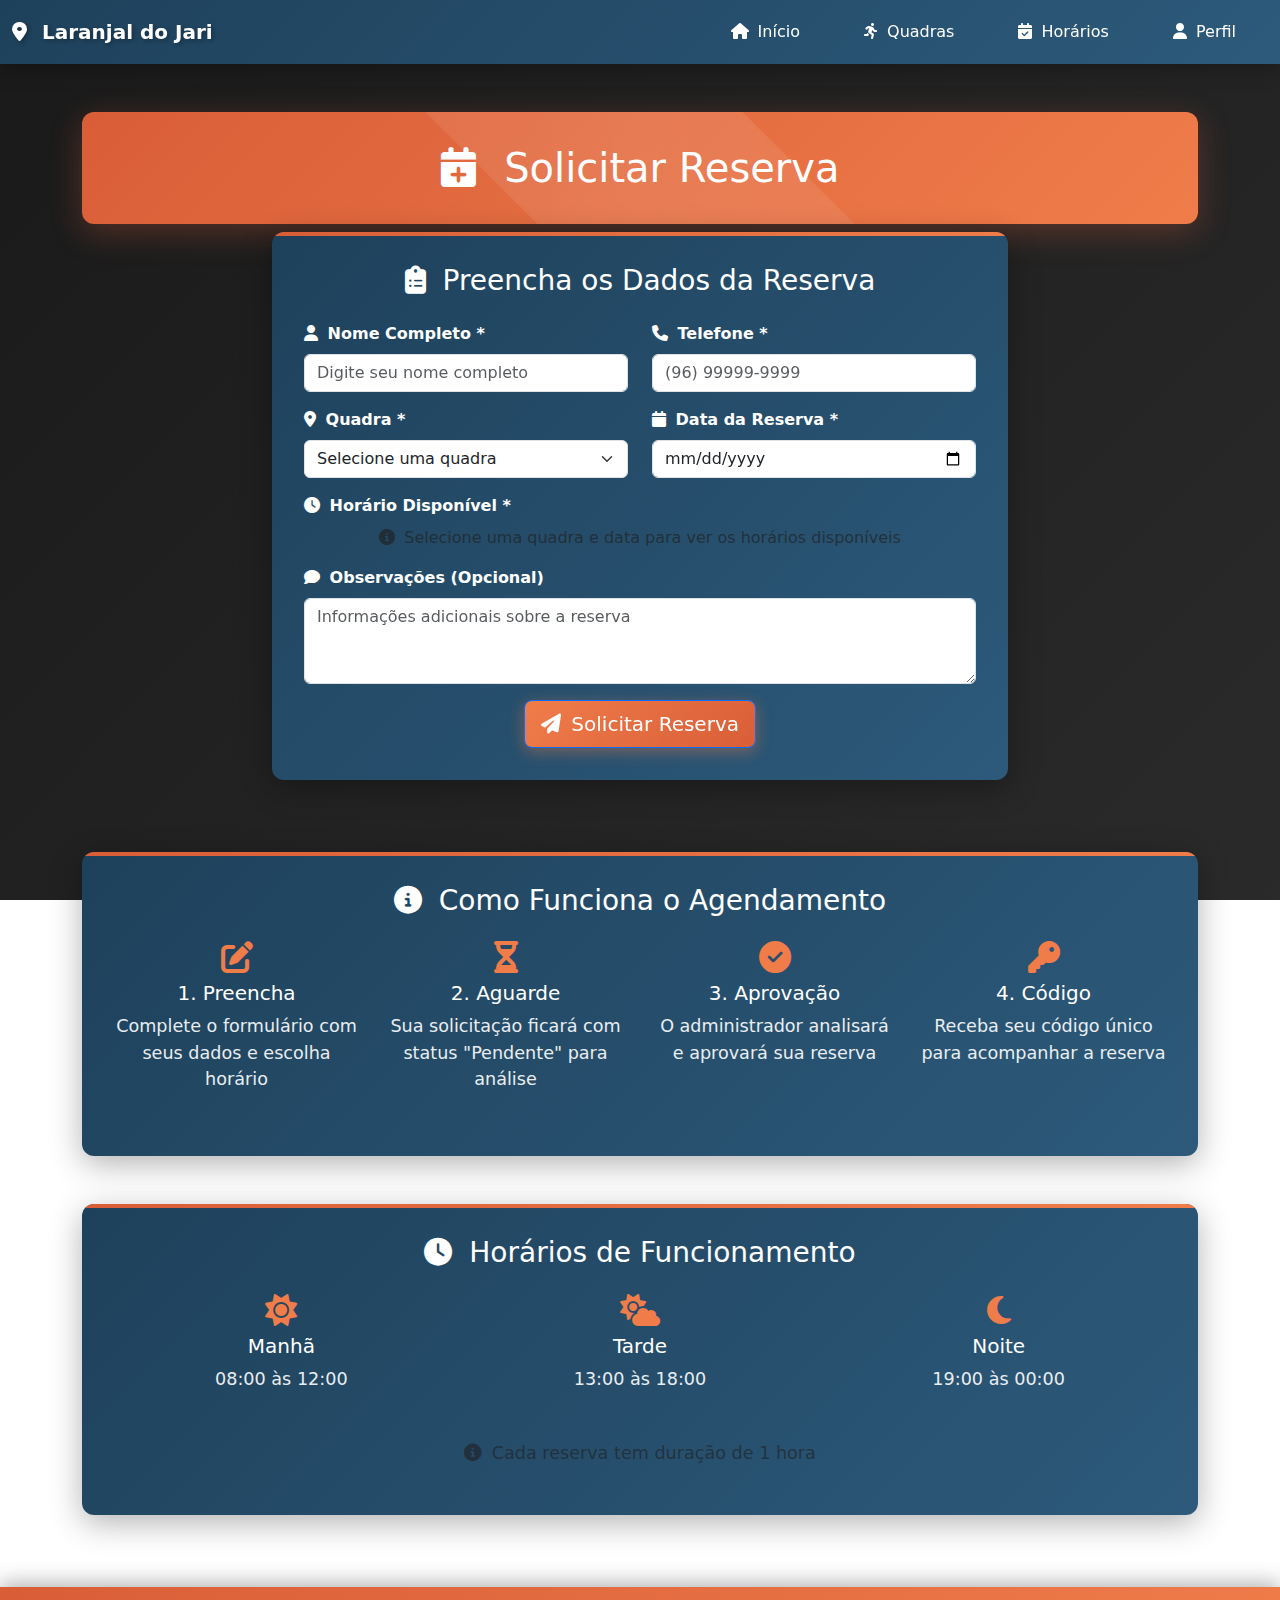
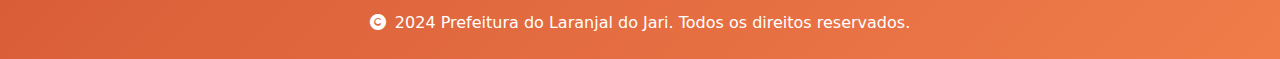
<file: frontend/agendamento.html>
<!DOCTYPE html>
<html lang="pt-BR">
<head>
    <meta charset="UTF-8">
    <meta name="viewport" content="width=device-width, initial-scale=1.0">
    <title>Agendamento - Laranjal do Jari</title>
    <link rel="stylesheet" href="styles.css">
    <link rel="stylesheet" href="https://cdn.jsdelivr.net/npm/bootstrap@5.3.0/dist/css/bootstrap.min.css">
    <link rel="stylesheet" href="https://cdnjs.cloudflare.com/ajax/libs/font-awesome/6.4.0/css/all.min.css">
</head>
<body>
    <header>
        <nav class="navbar navbar-expand-lg navbar-light">
            <div class="container-fluid">
                <a class="navbar-brand" href="index.html">
                    <i class="fas fa-map-marker-alt me-2"></i>
                    Laranjal do Jari
                </a>
                <button class="navbar-toggler" type="button" data-bs-toggle="collapse" data-bs-target="#navbarNav" aria-controls="navbarNav" aria-expanded="false" aria-label="Toggle navigation">
                    <span class="navbar-toggler-icon"></span>
                </button>
                <div class="collapse navbar-collapse" id="navbarNav">
                    <ul class="navbar-nav ms-auto">
                        <li class="nav-item">
                            <a class="nav-link" href="index.html">
                                <i class="fas fa-home me-1"></i>
                                Início
                            </a>
                        </li>
                        <li class="nav-item">
                            <a class="nav-link" href="quadras.html">
                                <i class="fas fa-running me-1"></i>
                                Quadras
                            </a>
                        </li>
                        <li class="nav-item">
                            <a class="nav-link" href="reservas.html">
                                <i class="fas fa-calendar-check me-1"></i>
                                Horários
                            </a>
                        </li>
                        <li class="nav-item">
                            <a class="nav-link" href="perfil.html">
                                <i class="fas fa-user me-1"></i>
                                Perfil
                            </a>
                        </li>
                    </ul>
                </div>
            </div>
        </nav>
    </header>

    <main class="container mt-5">
        <h1 id="princ">
            <i class="fas fa-calendar-plus me-3"></i>
            Solicitar Reserva
        </h1>
        
        <div class="row justify-content-center">
            <div class="col-md-8">
                <div class="court">
                    <h3 class="text-center mb-4">
                        <i class="fas fa-clipboard-list me-2"></i>
                        Preencha os Dados da Reserva
                    </h3>
                    
                    <form id="agendamentoForm">
                        <div class="row">
                            <div class="col-md-6 mb-3">
                                <label for="nome" class="form-label">
                                    <i class="fas fa-user me-1"></i>
                                    Nome Completo *
                                </label>
                                <input type="text" class="form-control" id="nome" required placeholder="Digite seu nome completo">
                            </div>
                            <div class="col-md-6 mb-3">
                                <label for="telefone" class="form-label">
                                    <i class="fas fa-phone me-1"></i>
                                    Telefone *
                                </label>
                                <input type="tel" class="form-control" id="telefone" required placeholder="(96) 99999-9999">
                            </div>
                        </div>
                        
                        <div class="row">
                            <div class="col-md-6 mb-3">
                                <label for="quadra" class="form-label">
                                    <i class="fas fa-map-marker-alt me-1"></i>
                                    Quadra *
                                </label>
                                <select class="form-select" id="quadra" required>
                                    <option value="">Selecione uma quadra</option>
                                </select>
                            </div>
                            <div class="col-md-6 mb-3">
                                <label for="data" class="form-label">
                                    <i class="fas fa-calendar me-1"></i>
                                    Data da Reserva *
                                </label>
                                <input type="date" class="form-control" id="data" required>
                            </div>
                        </div>
                        
                        <div class="mb-3">
                            <label class="form-label">
                                <i class="fas fa-clock me-1"></i>
                                Horário Disponível *
                            </label>
                            <div id="horariosContainer" class="row">
                                <div class="col-12 text-center text-muted">
                                    <i class="fas fa-info-circle me-1"></i>
                                    Selecione uma quadra e data para ver os horários disponíveis
                                </div>
                            </div>
                        </div>
                        
                        <div class="mb-3">
                            <label for="observacoes" class="form-label">
                                <i class="fas fa-comment me-1"></i>
                                Observações (Opcional)
                            </label>
                            <textarea class="form-control" id="observacoes" rows="3" placeholder="Informações adicionais sobre a reserva"></textarea>
                        </div>
                        
                        <div class="text-center">
                            <button type="submit" class="btn btn-primary btn-lg">
                                <i class="fas fa-paper-plane me-1"></i>
                                Solicitar Reserva
                            </button>
                        </div>
                    </form>
                </div>
            </div>
        </div>

        <!-- Informações sobre o processo -->
        <div class="row mt-5">
            <div class="col-12">
                <div class="court">
                    <h3 class="text-center mb-4">
                        <i class="fas fa-info-circle me-2"></i>
                        Como Funciona o Agendamento
                    </h3>
                    <div class="row">
                        <div class="col-md-3 text-center mb-3">
                            <i class="fas fa-edit fa-2x mb-2" style="color: var(--light-orange);"></i>
                            <h5>1. Preencha</h5>
                            <p>Complete o formulário com seus dados e escolha horário</p>
                        </div>
                        <div class="col-md-3 text-center mb-3">
                            <i class="fas fa-hourglass-half fa-2x mb-2" style="color: var(--light-orange);"></i>
                            <h5>2. Aguarde</h5>
                            <p>Sua solicitação ficará com status "Pendente" para análise</p>
                        </div>
                        <div class="col-md-3 text-center mb-3">
                            <i class="fas fa-check-circle fa-2x mb-2" style="color: var(--light-orange);"></i>
                            <h5>3. Aprovação</h5>
                            <p>O administrador analisará e aprovará sua reserva</p>
                        </div>
                        <div class="col-md-3 text-center mb-3">
                            <i class="fas fa-key fa-2x mb-2" style="color: var(--light-orange);"></i>
                            <h5>4. Código</h5>
                            <p>Receba seu código único para acompanhar a reserva</p>
                        </div>
                    </div>
                </div>
            </div>
        </div>

        <!-- Horários de funcionamento -->
        <div class="row mt-4">
            <div class="col-12">
                <div class="court">
                    <h3 class="text-center mb-4">
                        <i class="fas fa-clock me-2"></i>
                        Horários de Funcionamento
                    </h3>
                    <div class="row">
                        <div class="col-md-4 text-center mb-3">
                            <i class="fas fa-sun fa-2x mb-2" style="color: var(--light-orange);"></i>
                            <h5>Manhã</h5>
                            <p>08:00 às 12:00</p>
                        </div>
                        <div class="col-md-4 text-center mb-3">
                            <i class="fas fa-cloud-sun fa-2x mb-2" style="color: var(--light-orange);"></i>
                            <h5>Tarde</h5>
                            <p>13:00 às 18:00</p>
                        </div>
                        <div class="col-md-4 text-center mb-3">
                            <i class="fas fa-moon fa-2x mb-2" style="color: var(--light-orange);"></i>
                            <h5>Noite</h5>
                            <p>19:00 às 00:00</p>
                        </div>
                    </div>
                    <div class="text-center mt-3">
                        <p class="text-muted">
                            <i class="fas fa-info-circle me-1"></i>
                            Cada reserva tem duração de 1 hora
                        </p>
                    </div>
                </div>
            </div>
        </div>
    </main>

    <footer class="text-center mt-5">
        <p id="barra_baixo">
            <i class="fas fa-copyright me-1"></i>
            2024 Prefeitura do Laranjal do Jari. Todos os direitos reservados.
        </p>
    </footer>

    <!-- Modal de Sucesso -->
    <div class="modal fade" id="sucessoModal" tabindex="-1" aria-labelledby="sucessoModalLabel" aria-hidden="true">
        <div class="modal-dialog">
            <div class="modal-content">
                <div class="modal-header bg-success text-white">
                    <h5 class="modal-title" id="sucessoModalLabel">
                        <i class="fas fa-check-circle me-2"></i>
                        Reserva Solicitada com Sucesso!
                    </h5>
                    <button type="button" class="btn-close btn-close-white" data-bs-dismiss="modal" aria-label="Close"></button>
                </div>
                <div class="modal-body text-center">
                    <i class="fas fa-key fa-3x text-success mb-3"></i>
                    <h4>Seu Código de Reserva:</h4>
                    <h2 class="text-primary" id="codigoGerado"></h2>
                    <p class="mt-3">Guarde este código para consultar sua reserva no perfil. Sua solicitação está com status <strong>Pendente</strong> e será analisada pelo administrador.</p>
                </div>
                <div class="modal-footer">
                    <button type="button" class="btn btn-primary" data-bs-dismiss="modal">
                        <i class="fas fa-check me-1"></i>
                        Entendi
                    </button>
                </div>
            </div>
        </div>
    </div>

    <script src="https://cdn.jsdelivr.net/npm/bootstrap@5.3.0/dist/js/bootstrap.bundle.min.js"></script>
    <script>
        const API_BASE = 'http://localhost:5000/api';
        let horariosDisponiveis = [];
        let horarioSelecionado = null;

        // Carrega quadras ao inicializar
        document.addEventListener('DOMContentLoaded', function() {
            console.log('Página carregada, iniciando carregamento das quadras...');
            carregarQuadras();
            configurarDataMinima();
            configurarEventos();
        });

        function configurarDataMinima() {
            const hoje = new Date();
            const dataMinima = hoje.toISOString().split('T')[0];
            document.getElementById('data').min = dataMinima;
        }

        function configurarEventos() {
            document.getElementById('quadra').addEventListener('change', carregarHorarios);
            document.getElementById('data').addEventListener('change', carregarHorarios);
            document.getElementById('agendamentoForm').addEventListener('submit', solicitarReserva);
        }

        async function carregarQuadras() {
            console.log('Iniciando carregamento das quadras...');
            
            // Quadras estáticas como fallback principal
            const quadrasEstaticas = [
                {id: 1, nome: 'Arena de Vôlei', local: 'Praça da Juventude'},
                {id: 2, nome: 'Quadra Poliesportiva', local: 'Praça da Juventude'},
                {id: 3, nome: 'Campo Sintético', local: 'Praça da Juventude'},
                {id: 4, nome: 'Arena de Vôlei', local: 'Praça Central'},
                {id: 5, nome: 'Quadra Poliesportiva', local: 'Praça Central'},
                {id: 6, nome: 'Quadra Poliesportiva', local: 'Quadra do Sarney'},
                {id: 7, nome: 'Quadra Poliesportiva2', local: 'Quadra do Sarney2'}
            ];
            
            const select = document.getElementById('quadra');
            select.innerHTML = '<option value="">Selecione uma quadra</option>';
            
            try {
                console.log('Tentando carregar quadras da API...');
                const response = await fetch(`${API_BASE}/quadras`);
                
                if (response.ok) {
                    const quadras = await response.json();
                    console.log('Quadras carregadas da API:', quadras);
                    
                    quadras.forEach(quadra => {
                        const option = document.createElement('option');
                        option.value = quadra.id;
                        option.textContent = `${quadra.nome} - ${quadra.local}`;
                        select.appendChild(option);
                    });
                } else {
                    throw new Error(`HTTP ${response.status}`);
                }
            } catch (error) {
                console.log('Erro ao carregar quadras da API, usando fallback:', error);
                
                // Usar quadras estáticas
                quadrasEstaticas.forEach(quadra => {
                    const option = document.createElement('option');
                    option.value = quadra.id;
                    option.textContent = `${quadra.nome} - ${quadra.local}`;
                    select.appendChild(option);
                });
            }
            
            console.log('Quadras carregadas. Total de opções:', select.options.length);
        }

        async function carregarHorarios() {
            const quadraId = document.getElementById('quadra').value;
            const data = document.getElementById('data').value;
            
            console.log('Carregando horários para quadra:', quadraId, 'data:', data);
            
            if (!quadraId || !data) {
                document.getElementById('horariosContainer').innerHTML = 
                    '<div class="col-12 text-center text-muted"><i class="fas fa-info-circle me-1"></i>Selecione uma quadra e data para ver os horários disponíveis</div>';
                return;
            }
            
            try {
                const response = await fetch(`${API_BASE}/horarios-disponiveis?data=${data}&quadra_id=${quadraId}`);
                
                if (!response.ok) {
                    throw new Error(`HTTP error! status: ${response.status}`);
                }
                
                const horarios = await response.json();
                console.log('Horários carregados da API:', horarios);
                exibirHorarios(horarios);
                
            } catch (error) {
                console.log('Erro ao carregar horários da API, usando fallback:', error);
                
                // Fallback: criar horários disponíveis manualmente
                const horariosFallback = [];
                for (let hora = 8; hora < 24; hora++) {
                    horariosFallback.push({
                        hora_inicio: `${hora.toString().padStart(2, '0')}:00`,
                        hora_fim: `${(hora + 1).toString().padStart(2, '0')}:00`,
                        disponivel: true
                    });
                }
                console.log('Usando horários fallback:', horariosFallback);
                exibirHorarios(horariosFallback);
            }
        }

        function exibirHorarios(horarios) {
            console.log('Exibindo horários:', horarios);
            horariosDisponiveis = horarios;
            const container = document.getElementById('horariosContainer');
            container.innerHTML = '';
            
            horarios.forEach(horario => {
                const col = document.createElement('div');
                col.className = 'col-md-3 col-sm-4 col-6 mb-2';
                
                const button = document.createElement('button');
                button.type = 'button';
                button.className = `btn w-100 ${horario.disponivel ? 'btn-outline-primary' : 'btn-outline-secondary'}`;
                button.disabled = !horario.disponivel;
                button.innerHTML = `
                    <i class="fas fa-clock me-1"></i>
                    ${horario.hora_inicio}
                    ${horario.disponivel ? '' : '<br><small class="text-muted">Ocupado</small>'}
                `;
                
                if (horario.disponivel) {
                    button.addEventListener('click', () => selecionarHorario(horario.hora_inicio, button));
                }
                
                col.appendChild(button);
                container.appendChild(col);
            });
        }

        function selecionarHorario(hora, buttonElement) {
            console.log('Horário selecionado:', hora);
            
            // Remover seleção anterior
            document.querySelectorAll('#horariosContainer .btn-primary').forEach(btn => {
                btn.classList.remove('btn-primary');
                btn.classList.add('btn-outline-primary');
            });
            
            // Selecionar novo horário
            buttonElement.classList.remove('btn-outline-primary');
            buttonElement.classList.add('btn-primary');
            
            horarioSelecionado = hora;
        }

        async function solicitarReserva(event) {
            event.preventDefault();
            
            const nome = document.getElementById('nome').value;
            const telefone = document.getElementById('telefone').value;
            const quadraId = document.getElementById('quadra').value;
            const data = document.getElementById('data').value;
            const observacoes = document.getElementById('observacoes').value;
            
            if (!horarioSelecionado) {
                alert('Por favor, selecione um horário disponível.');
                return;
            }
            
            console.log('Solicitando reserva:', {
                nome, telefone, quadraId, data, 
                hora_inicio: horarioSelecionado, observacoes
            });
            
            try {
                const response = await fetch(`${API_BASE}/solicitar-reserva`, {
                    method: 'POST',
                    headers: {
                        'Content-Type': 'application/json'
                    },
                    body: JSON.stringify({
                        nome,
                        telefone,
                        quadra_id: quadraId,
                        data_reserva: data,
                        hora_inicio: horarioSelecionado,
                        observacoes
                    })
                });
                
                const result = await response.json();
                
                if (response.ok && result.success) {
                    console.log('Reserva criada com sucesso:', result);
                    
                    // Exibir modal de sucesso
                    document.getElementById('codigoGerado').textContent = result.codigo_unico;
                    const modal = new bootstrap.Modal(document.getElementById('sucessoModal'));
                    modal.show();
                    
                    // Limpar formulário
                    document.getElementById('agendamentoForm').reset();
                    horarioSelecionado = null;
                    document.getElementById('horariosContainer').innerHTML = 
                        '<div class="col-12 text-center text-muted"><i class="fas fa-info-circle me-1"></i>Selecione uma quadra e data para ver os horários disponíveis</div>';
                    
                } else {
                    throw new Error(result.error || 'Erro desconhecido');
                }
                
            } catch (error) {
                console.error('Erro ao solicitar reserva:', error);
                alert('Erro ao solicitar reserva: ' + error.message);
            }
        }
    </script>
</body>
</html>
</file>
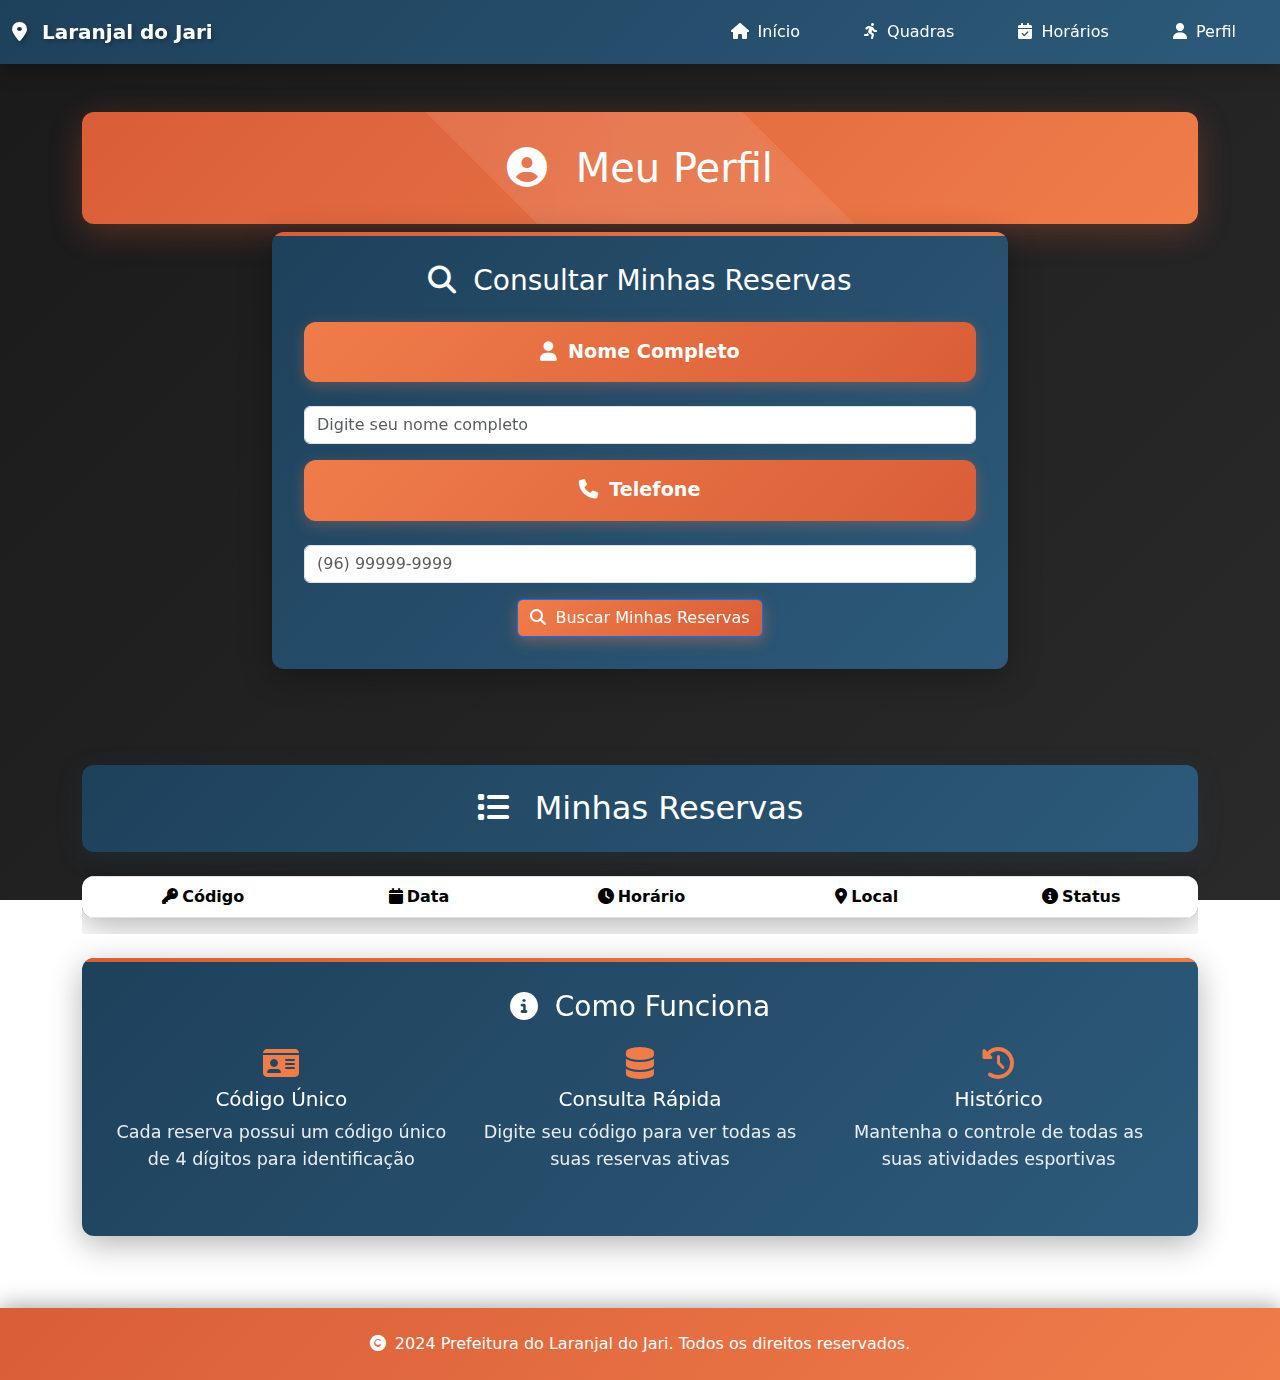
<file: frontend/perfil.html>
<!DOCTYPE html>
<html lang="pt-BR">
<head>
    <meta charset="UTF-8">
    <meta name="viewport" content="width=device-width, initial-scale=1.0">
    <title>Perfil - Laranjal do Jari</title>
    <link rel="stylesheet" href="styles.css">
    <link rel="stylesheet" href="https://cdn.jsdelivr.net/npm/bootstrap@5.3.0/dist/css/bootstrap.min.css">
    <link rel="stylesheet" href="https://cdnjs.cloudflare.com/ajax/libs/font-awesome/6.4.0/css/all.min.css">
</head>
<body>
    <header>
        <nav class="navbar navbar-expand-lg navbar-light">
            <div class="container-fluid">
                <a class="navbar-brand" href="index.html">
                    <i class="fas fa-map-marker-alt me-2"></i>
                    Laranjal do Jari
                </a>
                <button class="navbar-toggler" type="button" data-bs-toggle="collapse" data-bs-target="#navbarNav" aria-controls="navbarNav" aria-expanded="false" aria-label="Toggle navigation">
                    <span class="navbar-toggler-icon"></span>
                </button>
                <div class="collapse navbar-collapse" id="navbarNav">
                    <ul class="navbar-nav ms-auto">
                        <li class="nav-item">
                            <a class="nav-link" href="index.html">
                                <i class="fas fa-home me-1"></i>
                                Início
                            </a>
                        </li>
                        <li class="nav-item">
                            <a class="nav-link" href="quadras.html">
                                <i class="fas fa-running me-1"></i>
                                Quadras
                            </a>
                        </li>
                        <li class="nav-item">
                            <a class="nav-link" href="reservas.html">
                                <i class="fas fa-calendar-check me-1"></i>
                                Horários
                            </a>
                        </li>
                        <li class="nav-item">
                            <a class="nav-link" href="perfil.html">
                                <i class="fas fa-user me-1"></i>
                                Perfil
                            </a>
                        </li>
                    </ul>
                </div>
            </div>
        </nav>
    </header>

    <main class="container mt-5">
        <h1 id="princ">
            <i class="fas fa-user-circle me-3"></i>
            Meu Perfil
        </h1>
        
        <div class="row justify-content-center">
            <div class="col-md-8">
                <div class="court">
                    <h3 class="text-center mb-4">
                        <i class="fas fa-search me-2"></i>
                        Consultar Minhas Reservas
                    </h3>
                    <form id="profileForm">
                        <div class="mb-3">
                            <label for="name" class="form-label" id="textinhos_reservas">
                                <i class="fas fa-user me-1"></i>
                                Nome Completo
                            </label>
                            <input type="text" class="form-control" id="name" placeholder="Digite seu nome completo" required>
                        </div>
                        <div class="mb-3">
                            <label for="telefone" class="form-label" id="textinhos_reservas">
                                <i class="fas fa-phone me-1"></i>
                                Telefone
                            </label>
                            <input type="tel" class="form-control" id="telefone" placeholder="(96) 99999-9999" required>
                        </div>
                        <div class="text-center">
                            <button type="button" class="btn btn-primary" id="searchButton">
                                <i class="fas fa-search me-1"></i>
                                Buscar Minhas Reservas
                            </button>
                        </div>
                    </form>
                </div>
            </div>
        </div>

        <div class="row justify-content-center mt-4">
            <div class="col-12">
                <h2 id="princ2" class="mt-5">
                    <i class="fas fa-list me-3"></i>
                    Minhas Reservas
                </h2>
                <div class="table-responsive">
                    <table class="table table-bordered mt-3">
                        <thead>
                            <tr>
                                <th><i class="fas fa-key me-1"></i>Código</th>
                                <th><i class="fas fa-calendar me-1"></i>Data</th>
                                <th><i class="fas fa-clock me-1"></i>Horário</th>
                                <th><i class="fas fa-map-marker-alt me-1"></i>Local</th>
                                <th><i class="fas fa-info-circle me-1"></i>Status</th>
                            </tr>
                        </thead>
                        <tbody id="reservationTableBody">
                            <!-- Reservas preenchidas dinamicamente -->
                        </tbody>
                    </table>
                </div>
            </div>
        </div>

        <!-- Informações sobre o sistema -->
        <div class="row mt-4">
            <div class="col-12">
                <div class="court">
                    <h3 class="text-center mb-4">
                        <i class="fas fa-info-circle me-2"></i>
                        Como Funciona
                    </h3>
                    <div class="row">
                        <div class="col-md-4 text-center mb-3">
                            <i class="fas fa-id-card fa-2x mb-2" style="color: var(--light-orange);"></i>
                            <h5>Código Único</h5>
                            <p>Cada reserva possui um código único de 4 dígitos para identificação</p>
                        </div>
                        <div class="col-md-4 text-center mb-3">
                            <i class="fas fa-database fa-2x mb-2" style="color: var(--light-orange);"></i>
                            <h5>Consulta Rápida</h5>
                            <p>Digite seu código para ver todas as suas reservas ativas</p>
                        </div>
                        <div class="col-md-4 text-center mb-3">
                            <i class="fas fa-history fa-2x mb-2" style="color: var(--light-orange);"></i>
                            <h5>Histórico</h5>
                            <p>Mantenha o controle de todas as suas atividades esportivas</p>
                        </div>
                    </div>
                </div>
            </div>
        </div>
    </main>

    <footer class="text-center mt-5">
        <p id="barra_baixo">
            <i class="fas fa-copyright me-1"></i>
            2024 Prefeitura do Laranjal do Jari. Todos os direitos reservados.
        </p>
    </footer>

    <script>
        const API_BASE = 'http://localhost:5000/api';

        document.getElementById('searchButton').addEventListener('click', function () {
            const nome = document.getElementById('name').value.trim();
            const telefone = document.getElementById('telefone').value.trim();
            const tableBody = document.getElementById('reservationTableBody');
            
            tableBody.innerHTML = ''; // Limpa a tabela antes de preencher com os novos resultados

            if (!nome || !telefone) {
                alert('Por favor, preencha nome e telefone.');
                return;
            }

            // Busca reservas via API
            fetch(`${API_BASE}/minhas-reservas`, {
                method: 'POST',
                headers: {
                    'Content-Type': 'application/json'
                },
                body: JSON.stringify({ nome, telefone })
            })
            .then(response => response.json())
            .then(reservas => {
                if (reservas.length === 0) {
                    const row = document.createElement('tr');
                    row.innerHTML = '<td colspan="5" class="text-center text-muted">Nenhuma reserva encontrada</td>';
                    tableBody.appendChild(row);
                    return;
                }

                // Popula a tabela com as reservas
                reservas.forEach(reserva => {
                    const row = document.createElement('tr');

                    const codigoCell = document.createElement('td');
                    codigoCell.innerHTML = `<strong class="text-primary">${reserva.codigo_unico}</strong>`;

                    const dataCell = document.createElement('td');
                    dataCell.innerHTML = `<strong>${formatDate(reserva.data_reserva)}</strong>`;

                    const horarioCell = document.createElement('td');
                    horarioCell.innerHTML = `<strong>${reserva.hora_inicio} - ${reserva.hora_fim}</strong>`;

                    const localCell = document.createElement('td');
                    localCell.innerHTML = `<strong>${reserva.quadra_nome}<br><small class="text-muted">${reserva.local}</small></strong>`;

                    const statusCell = document.createElement('td');
                    let statusClass = 'text-warning';
                    let statusIcon = 'fas fa-hourglass-half';
                    
                    if (reserva.status === 'Aprovado') {
                        statusClass = 'text-success';
                        statusIcon = 'fas fa-check-circle';
                    } else if (reserva.status === 'Reprovado') {
                        statusClass = 'text-danger';
                        statusIcon = 'fas fa-times-circle';
                    }
                    
                    statusCell.innerHTML = `<span class="${statusClass}"><i class="${statusIcon} me-1"></i><strong>${reserva.status}</strong></span>`;

                    row.appendChild(codigoCell);
                    row.appendChild(dataCell);
                    row.appendChild(horarioCell);
                    row.appendChild(localCell);
                    row.appendChild(statusCell);

                    tableBody.appendChild(row);
                });
            })
            .catch(error => {
                console.error('Erro ao buscar reservas:', error);
                alert('Erro ao buscar reservas. Tente novamente.');
            });
        });

        // Função auxiliar para formatar a data
        function formatDate(dateString) {
            const date = new Date(dateString + 'T00:00:00');
            return date.toLocaleDateString('pt-BR');
        }
    </script>

    <script src="https://cdn.jsdelivr.net/npm/bootstrap@5.3.0/dist/js/bootstrap.bundle.min.js"></script>
</body>
</html>
</file>
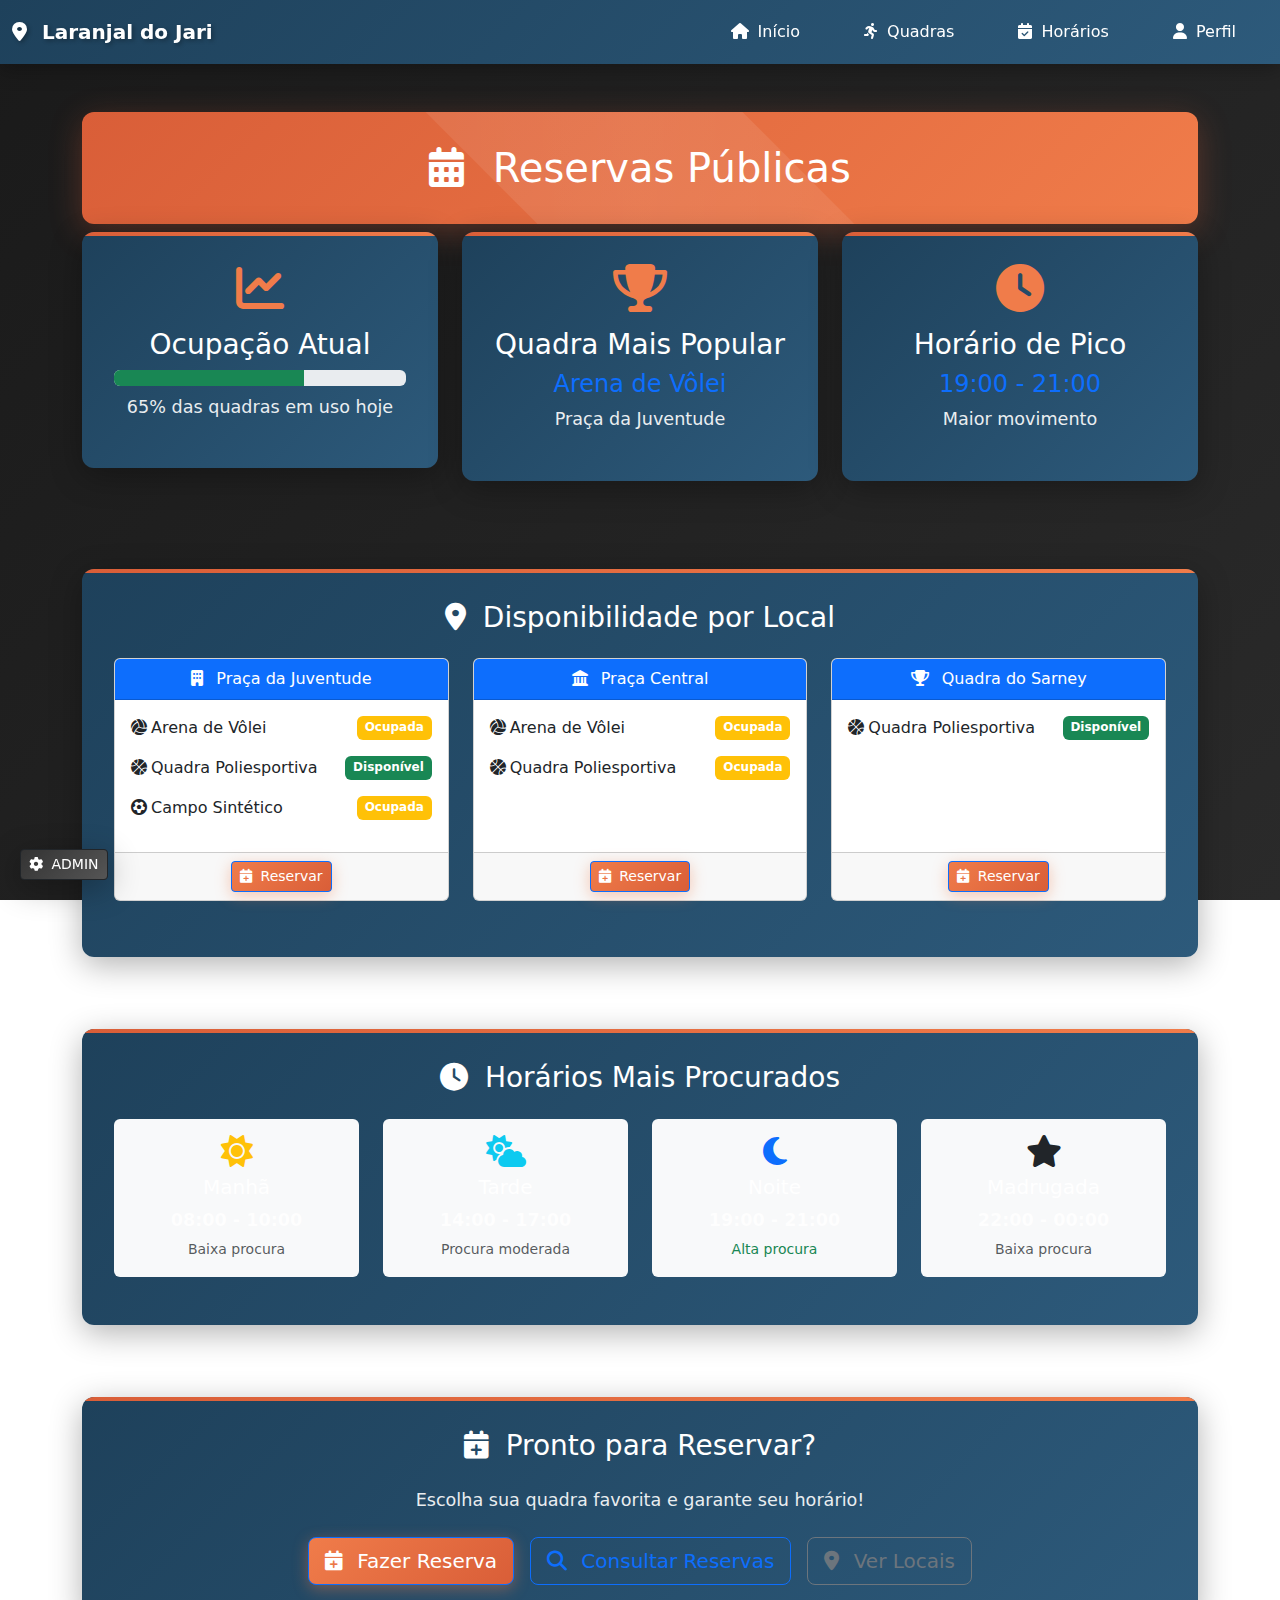
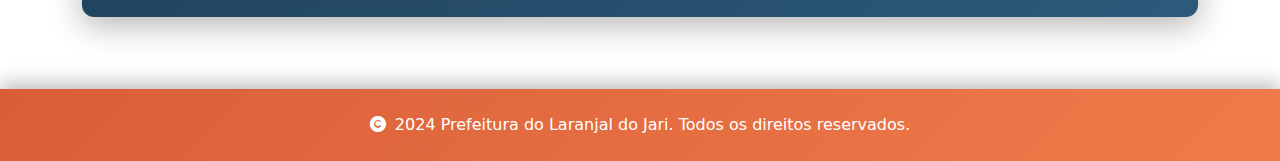
<file: frontend/reservas.html>
<!DOCTYPE html>
<html lang="pt-BR">
<head>
    <meta charset="UTF-8">
    <meta name="viewport" content="width=device-width, initial-scale=1.0">
    <title>Reservas - Laranjal do Jari</title>
    <link rel="stylesheet" href="styles.css">
    <link rel="stylesheet" href="https://cdn.jsdelivr.net/npm/bootstrap@5.3.0/dist/css/bootstrap.min.css">
    <link rel="stylesheet" href="https://cdnjs.cloudflare.com/ajax/libs/font-awesome/6.4.0/css/all.min.css">
</head>
<body>
    <header>
        <nav class="navbar navbar-expand-lg navbar-light">
            <div class="container-fluid">
                <a class="navbar-brand" href="index.html">
                    <i class="fas fa-map-marker-alt me-2"></i>
                    Laranjal do Jari
                </a>
                <button class="navbar-toggler" type="button" data-bs-toggle="collapse" data-bs-target="#navbarNav" aria-controls="navbarNav" aria-expanded="false" aria-label="Toggle navigation">
                    <span class="navbar-toggler-icon"></span>
                </button>
                <div class="collapse navbar-collapse" id="navbarNav">
                    <ul class="navbar-nav ms-auto">
                        <li class="nav-item">
                            <a class="nav-link" href="index.html">
                                <i class="fas fa-home me-1"></i>
                                Início
                            </a>
                        </li>
                        <li class="nav-item">
                            <a class="nav-link" href="quadras.html">
                                <i class="fas fa-running me-1"></i>
                                Quadras
                            </a>
                        </li>
                        <li class="nav-item">
                            <a class="nav-link" href="reservas.html">
                                <i class="fas fa-calendar-check me-1"></i>
                                Horários
                            </a>
                        </li>
                        <li class="nav-item">
                            <a class="nav-link" href="perfil.html">
                                <i class="fas fa-user me-1"></i>
                                Perfil
                            </a>
                        </li>
                    </ul>
                </div>
            </div>
        </nav>
    </header>

    <main class="container mt-5">
        <h1 id="princ">
            <i class="fas fa-calendar-alt me-3"></i>
            Reservas Públicas
        </h1>
        
        <!-- Seção de Estatísticas -->
        <div class="row mb-5">
            <div class="col-md-4 mb-3">
                <div class="court text-center">
                    <i class="fas fa-chart-line fa-3x mb-3" style="color: var(--light-orange);"></i>
                    <h3>Ocupação Atual</h3>
                    <div class="progress mb-2">
                        <div class="progress-bar bg-success" role="progressbar" style="width: 65%"></div>
                    </div>
                    <p>65% das quadras em uso hoje</p>
                </div>
            </div>
            <div class="col-md-4 mb-3">
                <div class="court text-center">
                    <i class="fas fa-trophy fa-3x mb-3" style="color: var(--light-orange);"></i>
                    <h3>Quadra Mais Popular</h3>
                    <h4 class="text-primary">Arena de Vôlei</h4>
                    <p>Praça da Juventude</p>
                </div>
            </div>
            <div class="col-md-4 mb-3">
                <div class="court text-center">
                    <i class="fas fa-clock fa-3x mb-3" style="color: var(--light-orange);"></i>
                    <h3>Horário de Pico</h3>
                    <h4 class="text-primary">19:00 - 21:00</h4>
                    <p>Maior movimento</p>
                </div>
            </div>
        </div>

        <!-- Disponibilidade por Local -->
        <div class="row mb-5">
            <div class="col-12">
                <div class="court">
                    <h3 class="text-center mb-4">
                        <i class="fas fa-map-marker-alt me-2"></i>
                        Disponibilidade por Local
                    </h3>
                    <div class="row">
                        <div class="col-md-4 mb-4">
                            <div class="card h-100">
                                <div class="card-header bg-primary text-white text-center">
                                    <i class="fas fa-building me-2"></i>
                                    Praça da Juventude
                                </div>
                                <div class="card-body">
                                    <div class="mb-3">
                                        <div class="d-flex justify-content-between">
                                            <span><i class="fas fa-volleyball-ball me-1"></i>Arena de Vôlei</span>
                                            <span class="badge bg-warning">Ocupada</span>
                                        </div>
                                    </div>
                                    <div class="mb-3">
                                        <div class="d-flex justify-content-between">
                                            <span><i class="fas fa-basketball-ball me-1"></i>Quadra Poliesportiva</span>
                                            <span class="badge bg-success">Disponível</span>
                                        </div>
                                    </div>
                                    <div class="mb-3">
                                        <div class="d-flex justify-content-between">
                                            <span><i class="fas fa-futbol me-1"></i>Campo Sintético</span>
                                            <span class="badge bg-warning">Ocupada</span>
                                        </div>
                                    </div>
                                </div>
                                <div class="card-footer text-center">
                                    <a href="agendamento.html" class="btn btn-primary btn-sm">
                                        <i class="fas fa-calendar-plus me-1"></i>
                                        Reservar
                                    </a>
                                </div>
                            </div>
                        </div>
                        
                        <div class="col-md-4 mb-4">
                            <div class="card h-100">
                                <div class="card-header bg-primary text-white text-center">
                                    <i class="fas fa-landmark me-2"></i>
                                    Praça Central
                                </div>
                                <div class="card-body">
                                    <div class="mb-3">
                                        <div class="d-flex justify-content-between">
                                            <span><i class="fas fa-volleyball-ball me-1"></i>Arena de Vôlei</span>
                                            <span class="badge bg-warning">Ocupada</span>
                                        </div>
                                    </div>
                                    <div class="mb-3">
                                        <div class="d-flex justify-content-between">
                                            <span><i class="fas fa-basketball-ball me-1"></i>Quadra Poliesportiva</span>
                                            <span class="badge bg-warning">Ocupada</span>
                                        </div>
                                    </div>
                                </div>
                                <div class="card-footer text-center">
                                    <a href="agendamento.html" class="btn btn-primary btn-sm">
                                        <i class="fas fa-calendar-plus me-1"></i>
                                        Reservar
                                    </a>
                                </div>
                            </div>
                        </div>
                        
                        <div class="col-md-4 mb-4">
                            <div class="card h-100">
                                <div class="card-header bg-primary text-white text-center">
                                    <i class="fas fa-trophy me-2"></i>
                                    Quadra do Sarney
                                </div>
                                <div class="card-body">
                                    <div class="mb-3">
                                        <div class="d-flex justify-content-between">
                                            <span><i class="fas fa-basketball-ball me-1"></i>Quadra Poliesportiva</span>
                                            <span class="badge bg-success">Disponível</span>
                                        </div>
                                    </div>
                                </div>
                                <div class="card-footer text-center">
                                    <a href="agendamento.html" class="btn btn-primary btn-sm">
                                        <i class="fas fa-calendar-plus me-1"></i>
                                        Reservar
                                    </a>
                                </div>
                            </div>
                        </div>
                    </div>
                </div>
            </div>
        </div>

        <!-- Horários Populares -->
        <div class="row mb-5">
            <div class="col-12">
                <div class="court">
                    <h3 class="text-center mb-4">
                        <i class="fas fa-clock me-2"></i>
                        Horários Mais Procurados
                    </h3>
                    <div class="row">
                        <div class="col-md-3 text-center mb-3">
                            <div class="bg-light p-3 rounded">
                                <i class="fas fa-sun fa-2x mb-2 text-warning"></i>
                                <h5>Manhã</h5>
                                <p class="mb-1"><strong>08:00 - 10:00</strong></p>
                                <small class="text-muted">Baixa procura</small>
                            </div>
                        </div>
                        <div class="col-md-3 text-center mb-3">
                            <div class="bg-light p-3 rounded">
                                <i class="fas fa-cloud-sun fa-2x mb-2 text-info"></i>
                                <h5>Tarde</h5>
                                <p class="mb-1"><strong>14:00 - 17:00</strong></p>
                                <small class="text-muted">Procura moderada</small>
                            </div>
                        </div>
                        <div class="col-md-3 text-center mb-3">
                            <div class="bg-light p-3 rounded">
                                <i class="fas fa-moon fa-2x mb-2 text-primary"></i>
                                <h5>Noite</h5>
                                <p class="mb-1"><strong>19:00 - 21:00</strong></p>
                                <small class="text-success">Alta procura</small>
                            </div>
                        </div>
                        <div class="col-md-3 text-center mb-3">
                            <div class="bg-light p-3 rounded">
                                <i class="fas fa-star fa-2x mb-2 text-dark"></i>
                                <h5>Madrugada</h5>
                                <p class="mb-1"><strong>22:00 - 00:00</strong></p>
                                <small class="text-muted">Baixa procura</small>
                            </div>
                        </div>
                    </div>
                </div>
            </div>
        </div>

        <!-- Call to Action -->
        <div class="row">
            <div class="col-12">
                <div class="court text-center">
                    <h3 class="mb-4">
                        <i class="fas fa-calendar-plus me-2"></i>
                        Pronto para Reservar?
                    </h3>
                    <p class="lead mb-4">Escolha sua quadra favorita e garante seu horário!</p>
                    <div class="d-flex justify-content-center gap-3 flex-wrap">
                        <a href="agendamento.html" class="btn btn-primary btn-lg">
                            <i class="fas fa-calendar-plus me-2"></i>
                            Fazer Reserva
                        </a>
                        <a href="perfil.html" class="btn btn-outline-primary btn-lg">
                            <i class="fas fa-search me-2"></i>
                            Consultar Reservas
                        </a>
                        <a href="quadras.html" class="btn btn-outline-secondary btn-lg">
                            <i class="fas fa-map-marker-alt me-2"></i>
                            Ver Locais
                        </a>
                    </div>
                </div>
            </div>
        </div>
    </main>

    <footer class="text-center mt-5">
        <p id="barra_baixo">
            <i class="fas fa-copyright me-1"></i>
            2024 Prefeitura do Laranjal do Jari. Todos os direitos reservados.
        </p>
    </footer>

    <!-- Link para Admin (discreto) -->
    <div style="position: fixed; bottom: 20px; left: 20px;">
        <a href="admin.html" class="btn btn-dark btn-sm">
            <i class="fas fa-cog me-1"></i>
            ADMIN
        </a>
    </div>

    <script src="https://cdn.jsdelivr.net/npm/bootstrap@5.3.0/dist/js/bootstrap.bundle.min.js"></script>
</body>
</html>
</file>
<file: styles.css>
/* Reset e configurações base */
* {
    margin: 0;
    padding: 0;
    box-sizing: border-box;
}

:root {
    --primary-blue: #1E415B;
    --primary-orange: #D95E38;
    --light-orange: #F07C4A;
    --dark-bg: #1A1A1A;
    --text-white: #FFFFFF;
    --shadow-light: rgba(255, 255, 255, 0.1);
    --shadow-dark: rgba(0, 0, 0, 0.3);
    --transition: all 0.3s cubic-bezier(0.4, 0, 0.2, 1);
    --border-radius: 12px;
}

body {
    font-family: 'Segoe UI', Tahoma, Geneva, Verdana, sans-serif;
    background: linear-gradient(135deg, var(--dark-bg) 0%, #2a2a2a 100%);
    color: var(--text-white);
    line-height: 1.6;
    min-height: 100vh;
    background-attachment: fixed;
}

/* Header moderno */
header {
    background: linear-gradient(135deg, var(--primary-blue) 0%, #2d5a7b 100%);
    box-shadow: 0 4px 20px var(--shadow-dark);
    position: sticky;
    top: 0;
    z-index: 1000;
    backdrop-filter: blur(10px);
}

.navbar {
    padding: 1rem 0;
}

.navbar-brand {
    color: var(--text-white) !important;
    font-weight: 700;
    font-size: 1.8rem;
    text-shadow: 2px 2px 4px var(--shadow-dark);
    transition: var(--transition);
}

.navbar-brand:hover {
    transform: scale(1.05);
    color: var(--light-orange) !important;
}

.nav-link {
    color: var(--text-white) !important;
    font-weight: 500;
    margin: 0 0.5rem;
    padding: 0.75rem 1.5rem !important;
    border-radius: var(--border-radius);
    transition: var(--transition);
    position: relative;
    overflow: hidden;
}

.nav-link::before {
    content: '';
    position: absolute;
    top: 0;
    left: -100%;
    width: 100%;
    height: 100%;
    background: linear-gradient(90deg, transparent, var(--shadow-light), transparent);
    transition: var(--transition);
}

.nav-link:hover {
    background: var(--light-orange);
    transform: translateY(-2px);
    box-shadow: 0 4px 15px rgba(240, 124, 74, 0.4);
}

.nav-link:hover::before {
    left: 100%;
}

/* Títulos modernos */
h1, h2 {
    font-weight: 700;
    margin-bottom: 2rem;
    position: relative;
}

#princ {
    background: linear-gradient(135deg, var(--primary-orange) 0%, var(--light-orange) 100%);
    color: var(--text-white);
    padding: 2rem;
    border-radius: var(--border-radius);
    font-size: 2.5rem;
    text-align: center;
    box-shadow: 0 8px 32px rgba(217, 94, 56, 0.3);
    position: relative;
    overflow: hidden;
}

#princ::before {
    content: '';
    position: absolute;
    top: -50%;
    left: -50%;
    width: 200%;
    height: 200%;
    background: linear-gradient(45deg, transparent, rgba(255, 255, 255, 0.1), transparent);
    transform: rotate(45deg);
    animation: shimmer 3s infinite;
}

@keyframes shimmer {
    0% { transform: translateX(-100%) translateY(-100%) rotate(45deg); }
    100% { transform: translateX(100%) translateY(100%) rotate(45deg); }
}

#princ2 {
    background: linear-gradient(135deg, var(--primary-blue) 0%, #2d5a7b 100%);
    color: var(--text-white);
    padding: 1.5rem;
    border-radius: var(--border-radius);
    font-size: 2rem;
    text-align: center;
    box-shadow: 0 6px 24px rgba(30, 65, 91, 0.3);
}

#texto2 {
    background: linear-gradient(135deg, var(--primary-blue) 0%, #2d5a7b 100%);
    color: var(--text-white);
    padding: 2rem;
    border-radius: var(--border-radius);
    font-size: 1.3rem;
    text-align: center;
    margin: 2rem 0;
    box-shadow: 0 6px 24px rgba(30, 65, 91, 0.2);
    backdrop-filter: blur(10px);
}

#painelAdmin {
    color: var(--light-orange);
    font-size: 1.5rem;
    font-weight: 700;
}

/* Botões modernos e interativos */
.btn {
    border: none;
    border-radius: var(--border-radius);
    padding: 1rem 2rem;
    font-weight: 600;
    font-size: 1.1rem;
    cursor: pointer;
    transition: var(--transition);
    position: relative;
    overflow: hidden;
    text-decoration: none;
    display: inline-block;
    text-align: center;
}

.btn-primary {
    background: linear-gradient(135deg, var(--light-orange) 0%, var(--primary-orange) 100%);
    color: var(--text-white);
    box-shadow: 0 4px 15px rgba(240, 124, 74, 0.4);
}

.btn-primary:hover {
    transform: translateY(-3px);
    box-shadow: 0 8px 25px rgba(240, 124, 74, 0.6);
    background: linear-gradient(135deg, var(--primary-orange) 0%, #c54d2c 100%);
}

.btn-dark {
    background: linear-gradient(135deg, #333 0%, #555 100%);
    color: var(--text-white);
    box-shadow: 0 4px 15px rgba(0, 0, 0, 0.3);
}

.btn-dark:hover {
    transform: translateY(-3px);
    box-shadow: 0 8px 25px rgba(0, 0, 0, 0.5);
    background: linear-gradient(135deg, #555 0%, #777 100%);
}

.btn-danger {
    background: linear-gradient(135deg, #dc3545 0%, #c82333 100%);
    color: var(--text-white);
    box-shadow: 0 4px 15px rgba(220, 53, 69, 0.4);
}

.btn-danger:hover {
    transform: translateY(-2px);
    box-shadow: 0 6px 20px rgba(220, 53, 69, 0.6);
}

.btn-lg {
    padding: 1.5rem 3rem;
    font-size: 1.3rem;
}

.btn-sm {
    padding: 0.5rem 1rem;
    font-size: 0.9rem;
}

button {
    background: linear-gradient(135deg, var(--light-orange) 0%, var(--primary-orange) 100%);
    color: var(--text-white);
    border: none;
    padding: 1rem 2rem;
    cursor: pointer;
    border-radius: var(--border-radius);
    font-size: 1rem;
    font-weight: 600;
    transition: var(--transition);
}

button:hover {
    transform: translateY(-2px);
    box-shadow: 0 6px 20px rgba(240, 124, 74, 0.4);
}

/* Cards modernos para quadras */
.court {
    background: linear-gradient(135deg, var(--primary-blue) 0%, #2d5a7b 100%);
    color: var(--text-white);
    padding: 2rem;
    margin-bottom: 1.5rem;
    border-radius: var(--border-radius);
    box-shadow: 0 8px 32px var(--shadow-dark);
    transition: var(--transition);
    position: relative;
    overflow: hidden;
}

.court::before {
    content: '';
    position: absolute;
    top: 0;
    left: 0;
    right: 0;
    height: 4px;
    background: linear-gradient(90deg, var(--primary-orange), var(--light-orange));
}

.court:hover {
    transform: translateY(-8px);
    box-shadow: 0 16px 48px var(--shadow-dark);
}

.court h2 {
    color: var(--light-orange);
    margin-bottom: 1rem;
    font-size: 1.5rem;
}

.court p {
    font-size: 1.1rem;
    opacity: 0.9;
}

/* Tabelas modernas */
.table {
    background: rgba(255, 255, 255, 0.05);
    border-radius: var(--border-radius);
    overflow: hidden;
    box-shadow: 0 8px 32px var(--shadow-dark);
    backdrop-filter: blur(10px);
}

.table thead {
    background: linear-gradient(135deg, var(--primary-blue) 0%, #2d5a7b 100%);
}

.table th {
    color: var(--text-white);
    font-weight: 600;
    padding: 1.5rem 1rem;
    border: none;
    text-align: center;
}

.table td {
    color: var(--text-white);
    padding: 1.2rem 1rem;
    border: 1px solid rgba(255, 255, 255, 0.1);
    text-align: center;
    font-weight: 500;
}

.table tbody tr {
    transition: var(--transition);
}

.table tbody tr:hover {
    background: rgba(240, 124, 74, 0.1);
    transform: scale(1.02);
}

/* Formulários modernos */
.form-control {
    background: rgba(255, 255, 255, 0.1);
    border: 2px solid rgba(255, 255, 255, 0.2);
    border-radius: var(--border-radius);
    color: var(--text-white);
    padding: 1rem;
    font-size: 1rem;
    transition: var(--transition);
    backdrop-filter: blur(10px);
}

.form-control:focus {
    background: rgba(255, 255, 255, 0.15);
    border-color: var(--light-orange);
    box-shadow: 0 0 0 3px rgba(240, 124, 74, 0.2);
    outline: none;
}

.form-control::placeholder {
    color: rgba(255, 255, 255, 0.6);
}

.form-label {
    color: var(--text-white);
    font-weight: 600;
    margin-bottom: 0.5rem;
    display: block;
}

/* Seções especiais */
#formSection {
    background: rgba(0, 0, 0, 0.3);
    border-radius: var(--border-radius);
    padding: 2rem;
    margin-bottom: 2rem;
    backdrop-filter: blur(10px);
    border: 1px solid rgba(255, 255, 255, 0.1);
}

#formSection h2 {
    color: var(--light-orange);
    font-size: 1.8rem;
    font-weight: bold;
    margin-bottom: 1.5rem;
    text-align: center;
}

#deleteSection {
    margin-top: 3rem;
}

#deleteSection h2 {
    color: var(--light-orange);
    margin-bottom: 1.5rem;
}

#adminScheduleTable {
    width: 100%;
    margin-top: 2rem;
    border-collapse: collapse;
    border-radius: var(--border-radius);
    overflow: hidden;
    background: rgba(255, 255, 255, 0.05);
    box-shadow: 0 8px 32px var(--shadow-dark);
}

#adminScheduleTable thead {
    background: linear-gradient(135deg, var(--primary-blue) 0%, #2d5a7b 100%);
}

#adminScheduleTable th, #adminScheduleTable td {
    padding: 1.2rem 1rem;
    text-align: center;
    border: 1px solid rgba(255, 255, 255, 0.1);
    font-size: 1rem;
}

#adminScheduleTable th {
    color: var(--text-white);
    font-weight: 600;
}

#adminScheduleTable td {
    color: var(--text-white);
    font-weight: 500;
}

#adminScheduleTable tbody tr {
    transition: var(--transition);
}

#adminScheduleTable tbody tr:hover {
    background: rgba(240, 124, 74, 0.1);
}

#adminScheduleTable td button {
    background: linear-gradient(135deg, #dc3545 0%, #c82333 100%);
    color: var(--text-white);
    border: none;
    padding: 0.5rem 1rem;
    cursor: pointer;
    border-radius: calc(var(--border-radius) / 2);
    font-size: 0.9rem;
    font-weight: 600;
    transition: var(--transition);
}

#adminScheduleTable td button:hover {
    transform: translateY(-2px);
    box-shadow: 0 4px 15px rgba(220, 53, 69, 0.4);
}

#addReservationBtn {
    background: linear-gradient(135deg, var(--light-orange) 0%, var(--primary-orange) 100%);
    color: var(--text-white);
    border: none;
    padding: 1rem 2rem;
    cursor: pointer;
    border-radius: var(--border-radius);
    font-size: 1rem;
    font-weight: 600;
    width: 100%;
    transition: var(--transition);
}

#addReservationBtn:hover {
    transform: translateY(-2px);
    box-shadow: 0 6px 20px rgba(240, 124, 74, 0.4);
    background: linear-gradient(135deg, var(--primary-orange) 0%, #c54d2c 100%);
}

/* Footer moderno */
footer {
    background: linear-gradient(135deg, var(--primary-orange) 0%, var(--light-orange) 100%);
    color: var(--text-white);
    padding: 1.5rem 0;
    text-align: center;
    margin-top: 4rem;
    box-shadow: 0 -4px 20px var(--shadow-dark);
}

#barra_baixo {
    margin: 0;
    font-weight: 500;
}

/* Elementos de texto especiais */
#textinho, #textinhos_reservas {
    color: var(--text-white);
    font-weight: 600;
    font-size: 1.2rem;
    background: linear-gradient(135deg, var(--light-orange) 0%, var(--primary-orange) 100%);
    padding: 1rem 2rem;
    border-radius: var(--border-radius);
    text-align: center;
    box-shadow: 0 4px 15px rgba(240, 124, 74, 0.3);
    margin-bottom: 1.5rem;
}

/* Botões fixos */
div[style*="position: fixed"] {
    z-index: 1000;
}

div[style*="position: fixed"] .btn {
    box-shadow: 0 8px 32px var(--shadow-dark);
    backdrop-filter: blur(10px);
}

/* Responsividade */
@media (max-width: 768px) {
    .container {
        padding: 0 1rem;
    }
    
    #princ {
        font-size: 2rem;
        padding: 1.5rem;
    }
    
    #texto2 {
        font-size: 1.1rem;
        padding: 1.5rem;
    }
    
    .court {
        padding: 1.5rem;
    }
    
    .btn-lg {
        padding: 1rem 2rem;
        font-size: 1.1rem;
    }
    
    .table {
        font-size: 0.9rem;
    }
    
    .table th, .table td {
        padding: 0.8rem 0.5rem;
    }
}

@media (max-width: 576px) {
    #princ {
        font-size: 1.8rem;
    }
    
    .navbar-brand {
        font-size: 1.5rem;
    }
    
    .nav-link {
        padding: 0.5rem 1rem !important;
    }
}

/* Animações adicionais */
@keyframes fadeInUp {
    from {
        opacity: 0;
        transform: translateY(30px);
    }
    to {
        opacity: 1;
        transform: translateY(0);
    }
}

.container > * {
    animation: fadeInUp 0.6s ease-out;
}

/* Estados de loading */
.loading {
    position: relative;
    pointer-events: none;
}

.loading::after {
    content: '';
    position: absolute;
    top: 50%;
    left: 50%;
    width: 20px;
    height: 20px;
    margin: -10px 0 0 -10px;
    border: 2px solid var(--light-orange);
    border-top: 2px solid transparent;
    border-radius: 50%;
    animation: spin 1s linear infinite;
}

@keyframes spin {
    0% { transform: rotate(0deg); }
    100% { transform: rotate(360deg); }
}
</file>
<file: frontend/styles.css>
/* Reset e configurações base */
* {
    margin: 0;
    padding: 0;
    box-sizing: border-box;
}

:root {
    --primary-blue: #1E415B;
    --primary-orange: #D95E38;
    --light-orange: #F07C4A;
    --dark-bg: #1A1A1A;
    --text-white: #FFFFFF;
    --shadow-light: rgba(255, 255, 255, 0.1);
    --shadow-dark: rgba(0, 0, 0, 0.3);
    --transition: all 0.3s cubic-bezier(0.4, 0, 0.2, 1);
    --border-radius: 12px;
}

body {
    font-family: 'Segoe UI', Tahoma, Geneva, Verdana, sans-serif;
    background: linear-gradient(135deg, var(--dark-bg) 0%, #2a2a2a 100%);
    color: var(--text-white);
    line-height: 1.6;
    min-height: 100vh;
    background-attachment: fixed;
}

/* Header moderno */
header {
    background: linear-gradient(135deg, var(--primary-blue) 0%, #2d5a7b 100%);
    box-shadow: 0 4px 20px var(--shadow-dark);
    position: sticky;
    top: 0;
    z-index: 1000;
    backdrop-filter: blur(10px);
}

.navbar {
    padding: 1rem 0;
}

.navbar-brand {
    color: var(--text-white) !important;
    font-weight: 700;
    font-size: 1.8rem;
    text-shadow: 2px 2px 4px var(--shadow-dark);
    transition: var(--transition);
}

.navbar-brand:hover {
    transform: scale(1.05);
    color: var(--light-orange) !important;
}

.nav-link {
    color: var(--text-white) !important;
    font-weight: 500;
    margin: 0 0.5rem;
    padding: 0.75rem 1.5rem !important;
    border-radius: var(--border-radius);
    transition: var(--transition);
    position: relative;
    overflow: hidden;
}

.nav-link::before {
    content: '';
    position: absolute;
    top: 0;
    left: -100%;
    width: 100%;
    height: 100%;
    background: linear-gradient(90deg, transparent, var(--shadow-light), transparent);
    transition: var(--transition);
}

.nav-link:hover {
    background: var(--light-orange);
    transform: translateY(-2px);
    box-shadow: 0 4px 15px rgba(240, 124, 74, 0.4);
}

.nav-link:hover::before {
    left: 100%;
}

/* Títulos modernos */
h1, h2 {
    font-weight: 700;
    margin-bottom: 2rem;
    position: relative;
}

#princ {
    background: linear-gradient(135deg, var(--primary-orange) 0%, var(--light-orange) 100%);
    color: var(--text-white);
    padding: 2rem;
    border-radius: var(--border-radius);
    font-size: 2.5rem;
    text-align: center;
    box-shadow: 0 8px 32px rgba(217, 94, 56, 0.3);
    position: relative;
    overflow: hidden;
}

#princ::before {
    content: '';
    position: absolute;
    top: -50%;
    left: -50%;
    width: 200%;
    height: 200%;
    background: linear-gradient(45deg, transparent, rgba(255, 255, 255, 0.1), transparent);
    transform: rotate(45deg);
    animation: shimmer 3s infinite;
}

@keyframes shimmer {
    0% { transform: translateX(-100%) translateY(-100%) rotate(45deg); }
    100% { transform: translateX(100%) translateY(100%) rotate(45deg); }
}

#princ2 {
    background: linear-gradient(135deg, var(--primary-blue) 0%, #2d5a7b 100%);
    color: var(--text-white);
    padding: 1.5rem;
    border-radius: var(--border-radius);
    font-size: 2rem;
    text-align: center;
    box-shadow: 0 6px 24px rgba(30, 65, 91, 0.3);
}

#texto2 {
    background: linear-gradient(135deg, var(--primary-blue) 0%, #2d5a7b 100%);
    color: var(--text-white);
    padding: 2rem;
    border-radius: var(--border-radius);
    font-size: 1.3rem;
    text-align: center;
    margin: 2rem 0;
    box-shadow: 0 6px 24px rgba(30, 65, 91, 0.2);
    backdrop-filter: blur(10px);
}

#painelAdmin {
    color: var(--light-orange);
    font-size: 1.5rem;
    font-weight: 700;
}

/* Botões modernos e interativos */
.btn {
    border: none;
    border-radius: var(--border-radius);
    padding: 1rem 2rem;
    font-weight: 600;
    font-size: 1.1rem;
    cursor: pointer;
    transition: var(--transition);
    position: relative;
    overflow: hidden;
    text-decoration: none;
    display: inline-block;
    text-align: center;
}

.btn-primary {
    background: linear-gradient(135deg, var(--light-orange) 0%, var(--primary-orange) 100%);
    color: var(--text-white);
    box-shadow: 0 4px 15px rgba(240, 124, 74, 0.4);
}

.btn-primary:hover {
    transform: translateY(-3px);
    box-shadow: 0 8px 25px rgba(240, 124, 74, 0.6);
    background: linear-gradient(135deg, var(--primary-orange) 0%, #c54d2c 100%);
}

.btn-dark {
    background: linear-gradient(135deg, #333 0%, #555 100%);
    color: var(--text-white);
    box-shadow: 0 4px 15px rgba(0, 0, 0, 0.3);
}

.btn-dark:hover {
    transform: translateY(-3px);
    box-shadow: 0 8px 25px rgba(0, 0, 0, 0.5);
    background: linear-gradient(135deg, #555 0%, #777 100%);
}

.btn-danger {
    background: linear-gradient(135deg, #dc3545 0%, #c82333 100%);
    color: var(--text-white);
    box-shadow: 0 4px 15px rgba(220, 53, 69, 0.4);
}

.btn-danger:hover {
    transform: translateY(-2px);
    box-shadow: 0 6px 20px rgba(220, 53, 69, 0.6);
}

.btn-lg {
    padding: 1.5rem 3rem;
    font-size: 1.3rem;
}

.btn-sm {
    padding: 0.5rem 1rem;
    font-size: 0.9rem;
}

button {
    background: linear-gradient(135deg, var(--light-orange) 0%, var(--primary-orange) 100%);
    color: var(--text-white);
    border: none;
    padding: 1rem 2rem;
    cursor: pointer;
    border-radius: var(--border-radius);
    font-size: 1rem;
    font-weight: 600;
    transition: var(--transition);
}

button:hover {
    transform: translateY(-2px);
    box-shadow: 0 6px 20px rgba(240, 124, 74, 0.4);
}

/* Cards modernos para quadras */
.court {
    background: linear-gradient(135deg, var(--primary-blue) 0%, #2d5a7b 100%);
    color: var(--text-white);
    padding: 2rem;
    margin-bottom: 1.5rem;
    border-radius: var(--border-radius);
    box-shadow: 0 8px 32px var(--shadow-dark);
    transition: var(--transition);
    position: relative;
    overflow: hidden;
}

.court::before {
    content: '';
    position: absolute;
    top: 0;
    left: 0;
    right: 0;
    height: 4px;
    background: linear-gradient(90deg, var(--primary-orange), var(--light-orange));
}

.court:hover {
    transform: translateY(-8px);
    box-shadow: 0 16px 48px var(--shadow-dark);
}

.court h2 {
    color: var(--light-orange);
    margin-bottom: 1rem;
    font-size: 1.5rem;
}

.court p {
    font-size: 1.1rem;
    opacity: 0.9;
}

/* Tabelas modernas */
.table {
    background: rgba(255, 255, 255, 0.05);
    border-radius: var(--border-radius);
    overflow: hidden;
    box-shadow: 0 8px 32px var(--shadow-dark);
    backdrop-filter: blur(10px);
}

.table thead {
    background: linear-gradient(135deg, var(--primary-blue) 0%, #2d5a7b 100%);
}

.table th {
    color: var(--text-white);
    font-weight: 600;
    padding: 1.5rem 1rem;
    border: none;
    text-align: center;
}

.table td {
    color: var(--text-white);
    padding: 1.2rem 1rem;
    border: 1px solid rgba(255, 255, 255, 0.1);
    text-align: center;
    font-weight: 500;
}

.table tbody tr {
    transition: var(--transition);
}

.table tbody tr:hover {
    background: rgba(240, 124, 74, 0.1);
    transform: scale(1.02);
}

/* Formulários modernos */
.form-control {
    background: rgba(255, 255, 255, 0.1);
    border: 2px solid rgba(255, 255, 255, 0.2);
    border-radius: var(--border-radius);
    color: var(--text-white);
    padding: 1rem;
    font-size: 1rem;
    transition: var(--transition);
    backdrop-filter: blur(10px);
}

.form-control:focus {
    background: rgba(255, 255, 255, 0.15);
    border-color: var(--light-orange);
    box-shadow: 0 0 0 3px rgba(240, 124, 74, 0.2);
    outline: none;
}

.form-control::placeholder {
    color: rgba(255, 255, 255, 0.6);
}

.form-label {
    color: var(--text-white);
    font-weight: 600;
    margin-bottom: 0.5rem;
    display: block;
}

/* Seções especiais */
#formSection {
    background: rgba(0, 0, 0, 0.3);
    border-radius: var(--border-radius);
    padding: 2rem;
    margin-bottom: 2rem;
    backdrop-filter: blur(10px);
    border: 1px solid rgba(255, 255, 255, 0.1);
}

#formSection h2 {
    color: var(--light-orange);
    font-size: 1.8rem;
    font-weight: bold;
    margin-bottom: 1.5rem;
    text-align: center;
}

#deleteSection {
    margin-top: 3rem;
}

#deleteSection h2 {
    color: var(--light-orange);
    margin-bottom: 1.5rem;
}

#adminScheduleTable {
    width: 100%;
    margin-top: 2rem;
    border-collapse: collapse;
    border-radius: var(--border-radius);
    overflow: hidden;
    background: rgba(255, 255, 255, 0.05);
    box-shadow: 0 8px 32px var(--shadow-dark);
}

#adminScheduleTable thead {
    background: linear-gradient(135deg, var(--primary-blue) 0%, #2d5a7b 100%);
}

#adminScheduleTable th, #adminScheduleTable td {
    padding: 1.2rem 1rem;
    text-align: center;
    border: 1px solid rgba(255, 255, 255, 0.1);
    font-size: 1rem;
}

#adminScheduleTable th {
    color: var(--text-white);
    font-weight: 600;
}

#adminScheduleTable td {
    color: var(--text-white);
    font-weight: 500;
}

#adminScheduleTable tbody tr {
    transition: var(--transition);
}

#adminScheduleTable tbody tr:hover {
    background: rgba(240, 124, 74, 0.1);
}

#adminScheduleTable td button {
    background: linear-gradient(135deg, #dc3545 0%, #c82333 100%);
    color: var(--text-white);
    border: none;
    padding: 0.5rem 1rem;
    cursor: pointer;
    border-radius: calc(var(--border-radius) / 2);
    font-size: 0.9rem;
    font-weight: 600;
    transition: var(--transition);
}

#adminScheduleTable td button:hover {
    transform: translateY(-2px);
    box-shadow: 0 4px 15px rgba(220, 53, 69, 0.4);
}

#addReservationBtn {
    background: linear-gradient(135deg, var(--light-orange) 0%, var(--primary-orange) 100%);
    color: var(--text-white);
    border: none;
    padding: 1rem 2rem;
    cursor: pointer;
    border-radius: var(--border-radius);
    font-size: 1rem;
    font-weight: 600;
    width: 100%;
    transition: var(--transition);
}

#addReservationBtn:hover {
    transform: translateY(-2px);
    box-shadow: 0 6px 20px rgba(240, 124, 74, 0.4);
    background: linear-gradient(135deg, var(--primary-orange) 0%, #c54d2c 100%);
}

/* Footer moderno */
footer {
    background: linear-gradient(135deg, var(--primary-orange) 0%, var(--light-orange) 100%);
    color: var(--text-white);
    padding: 1.5rem 0;
    text-align: center;
    margin-top: 4rem;
    box-shadow: 0 -4px 20px var(--shadow-dark);
}

#barra_baixo {
    margin: 0;
    font-weight: 500;
}

/* Elementos de texto especiais */
#textinho, #textinhos_reservas {
    color: var(--text-white);
    font-weight: 600;
    font-size: 1.2rem;
    background: linear-gradient(135deg, var(--light-orange) 0%, var(--primary-orange) 100%);
    padding: 1rem 2rem;
    border-radius: var(--border-radius);
    text-align: center;
    box-shadow: 0 4px 15px rgba(240, 124, 74, 0.3);
    margin-bottom: 1.5rem;
}

/* Botões fixos */
div[style*="position: fixed"] {
    z-index: 1000;
}

div[style*="position: fixed"] .btn {
    box-shadow: 0 8px 32px var(--shadow-dark);
    backdrop-filter: blur(10px);
}

/* Responsividade */
@media (max-width: 768px) {
    .container {
        padding: 0 1rem;
    }
    
    #princ {
        font-size: 2rem;
        padding: 1.5rem;
    }
    
    #texto2 {
        font-size: 1.1rem;
        padding: 1.5rem;
    }
    
    .court {
        padding: 1.5rem;
    }
    
    .btn-lg {
        padding: 1rem 2rem;
        font-size: 1.1rem;
    }
    
    .table {
        font-size: 0.9rem;
    }
    
    .table th, .table td {
        padding: 0.8rem 0.5rem;
    }
}

@media (max-width: 576px) {
    #princ {
        font-size: 1.8rem;
    }
    
    .navbar-brand {
        font-size: 1.5rem;
    }
    
    .nav-link {
        padding: 0.5rem 1rem !important;
    }
}

/* Animações adicionais */
@keyframes fadeInUp {
    from {
        opacity: 0;
        transform: translateY(30px);
    }
    to {
        opacity: 1;
        transform: translateY(0);
    }
}

.container > * {
    animation: fadeInUp 0.6s ease-out;
}

/* Estados de loading */
.loading {
    position: relative;
    pointer-events: none;
}

.loading::after {
    content: '';
    position: absolute;
    top: 50%;
    left: 50%;
    width: 20px;
    height: 20px;
    margin: -10px 0 0 -10px;
    border: 2px solid var(--light-orange);
    border-top: 2px solid transparent;
    border-radius: 50%;
    animation: spin 1s linear infinite;
}

@keyframes spin {
    0% { transform: rotate(0deg); }
    100% { transform: rotate(360deg); }
}
</file>
